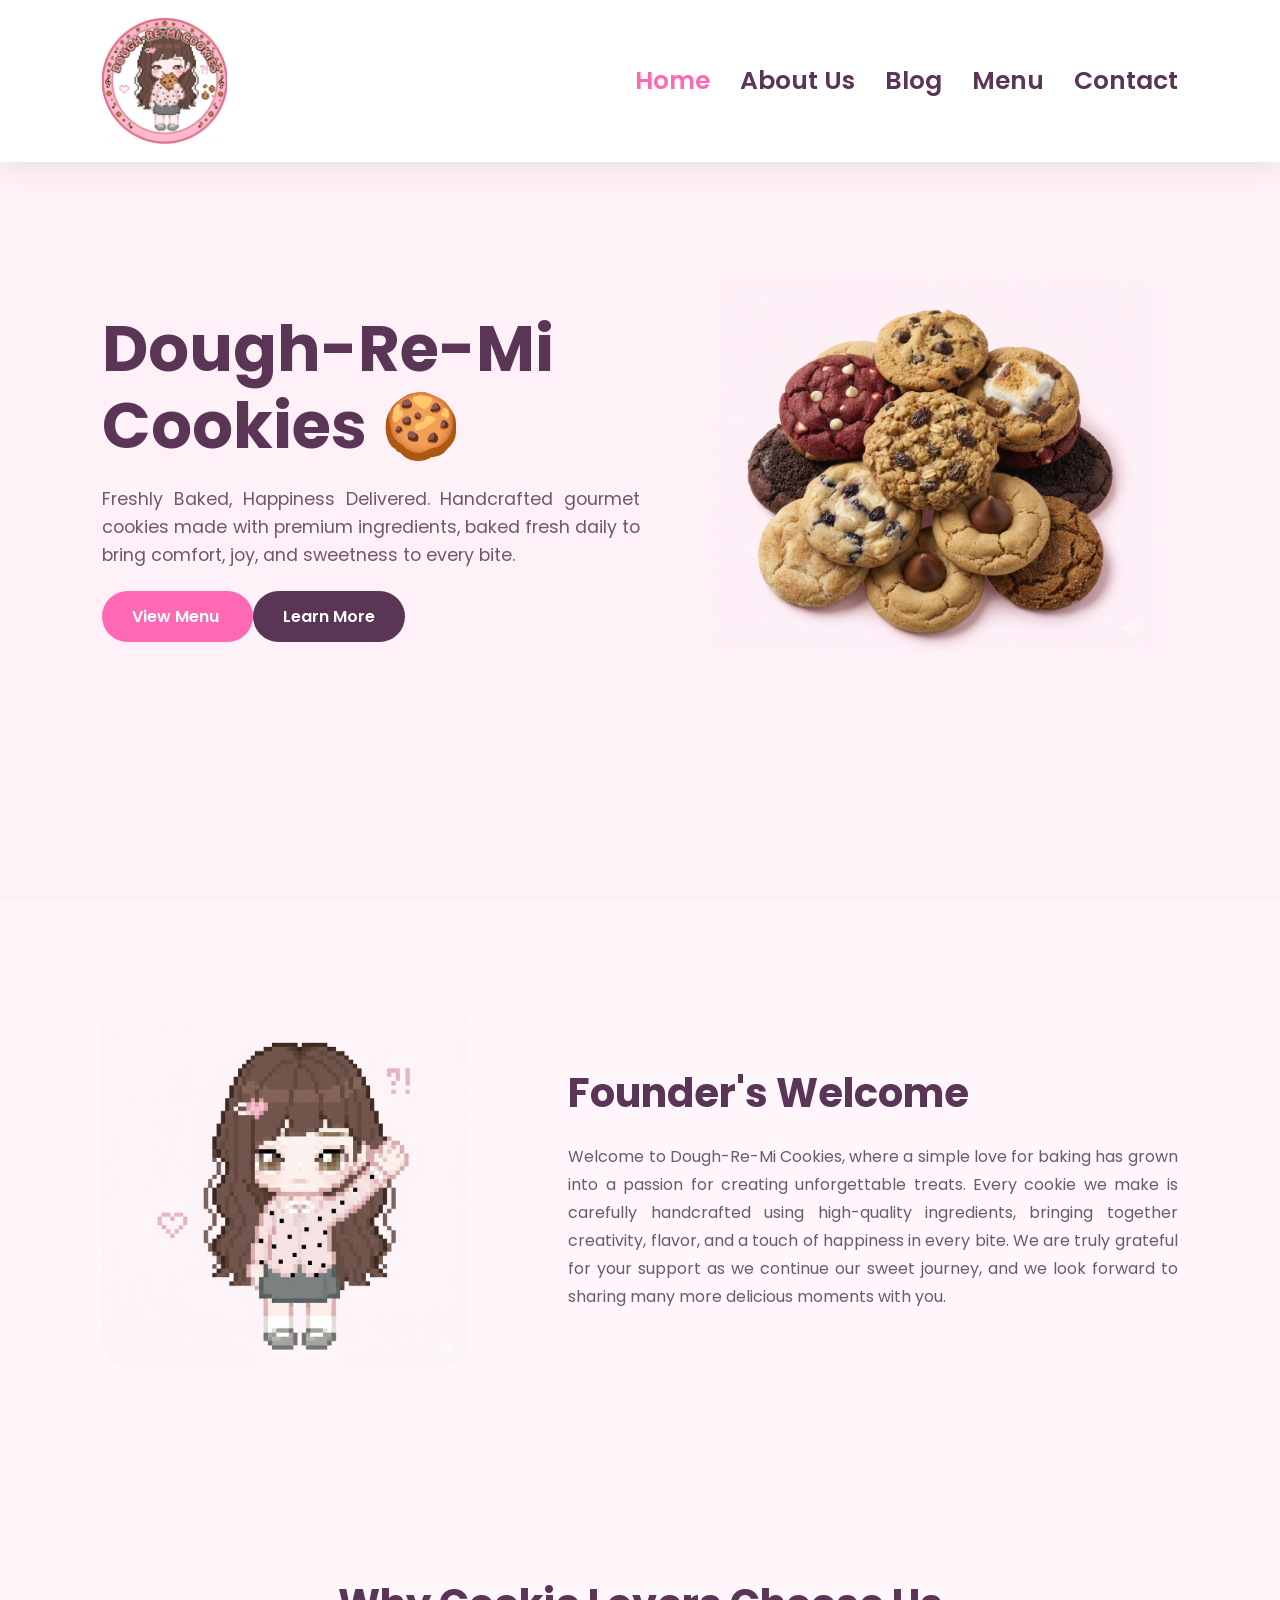
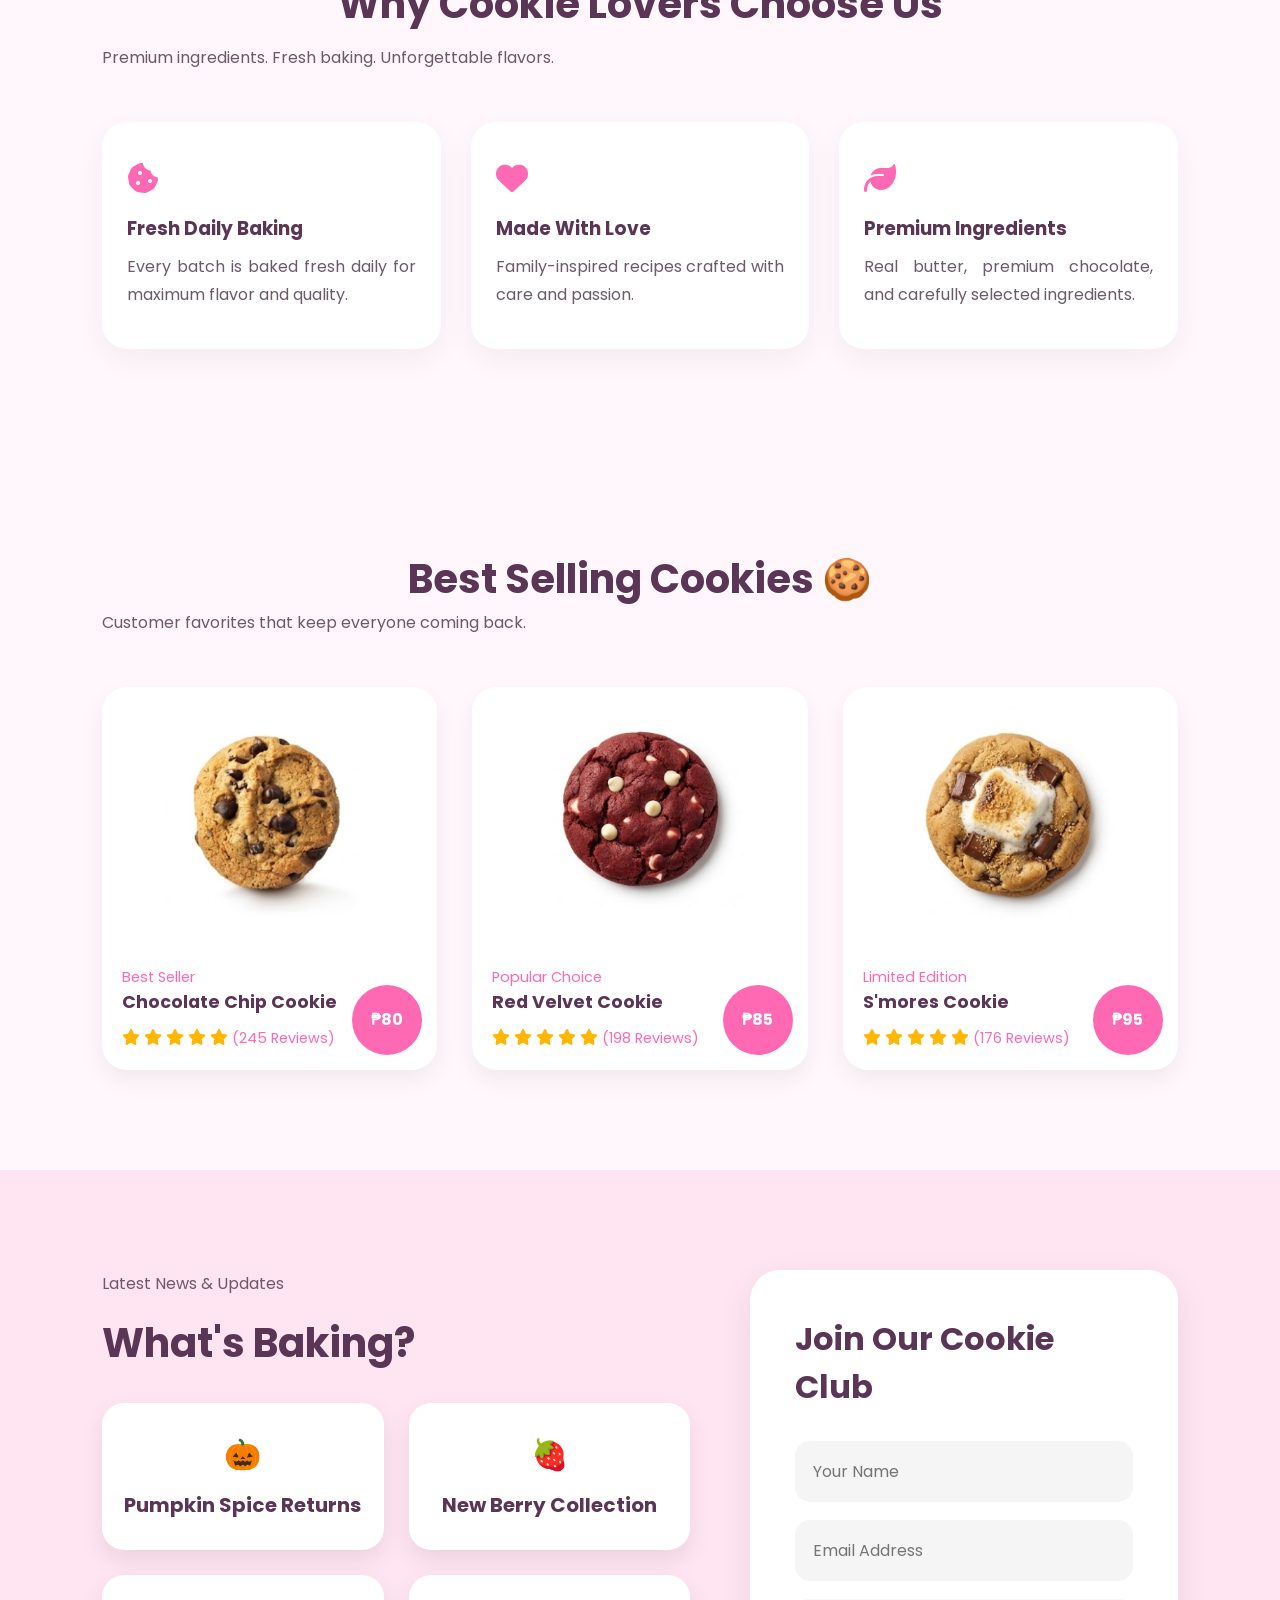
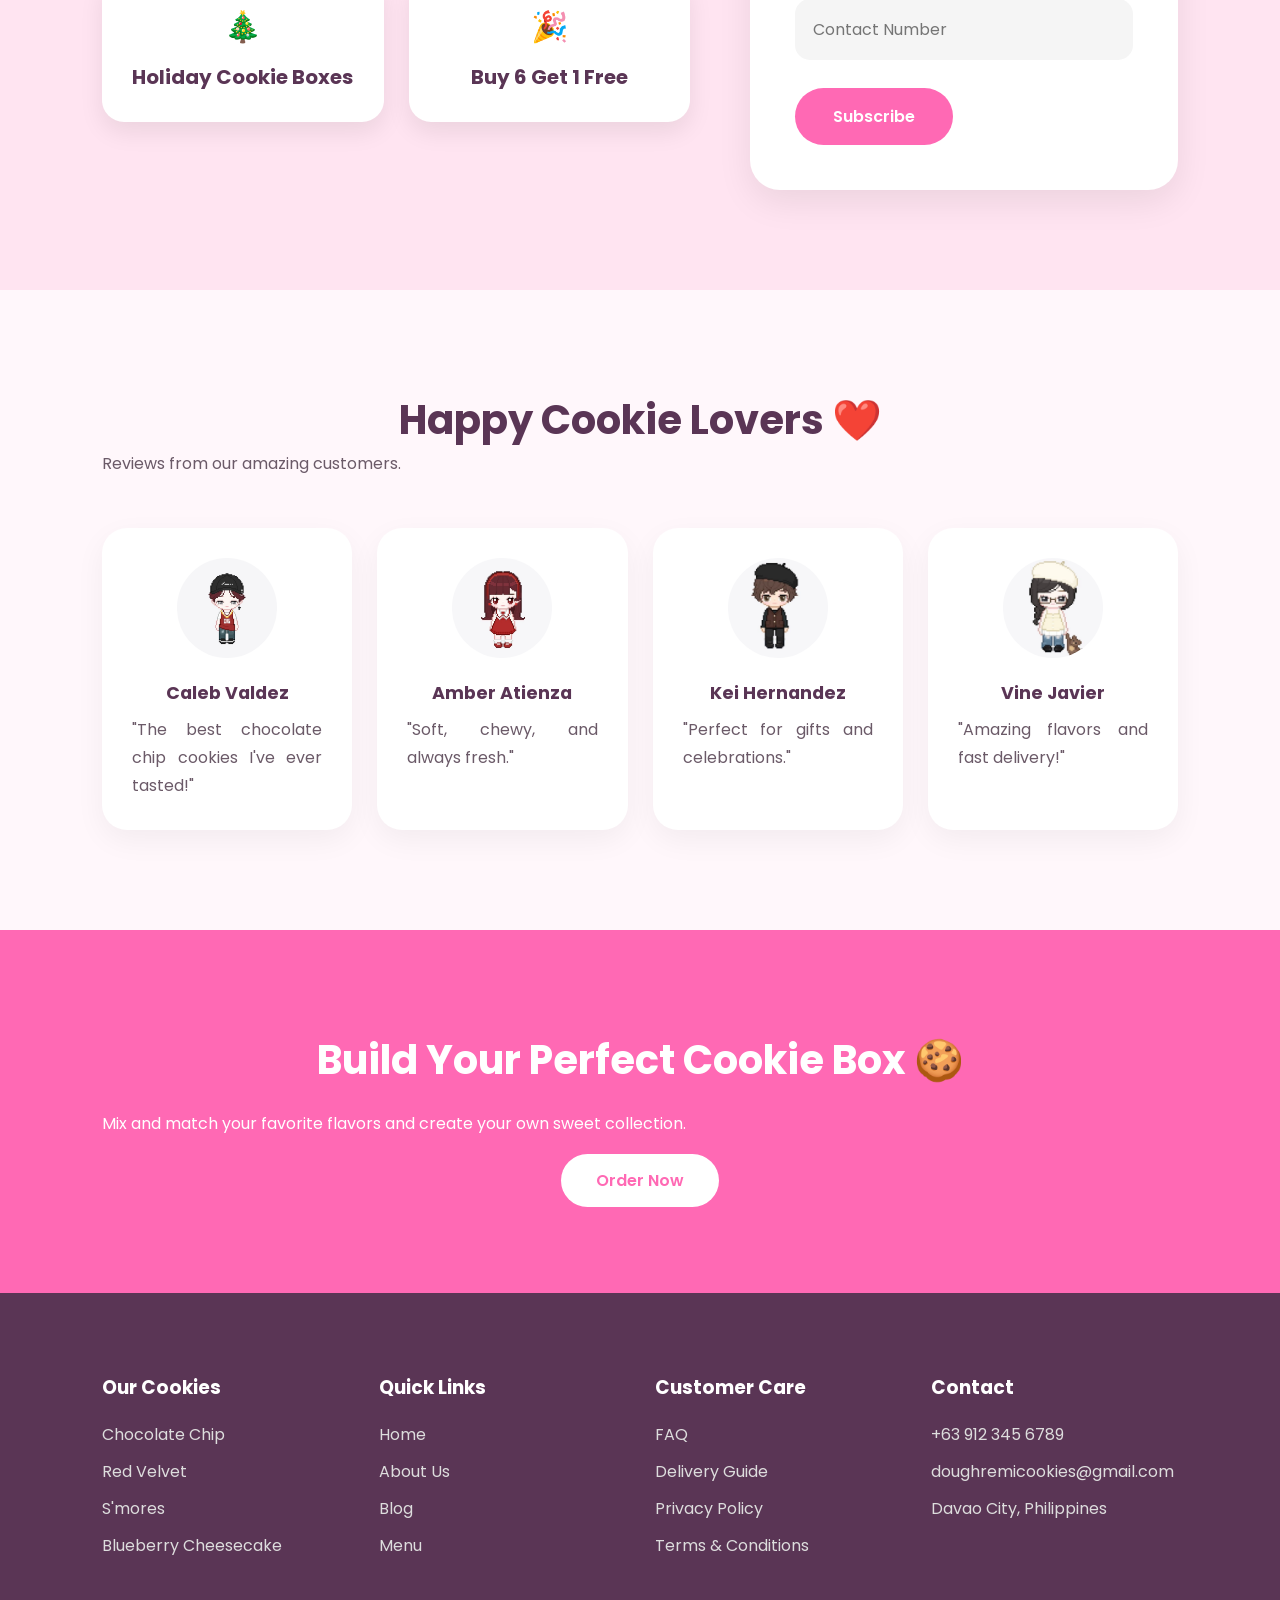
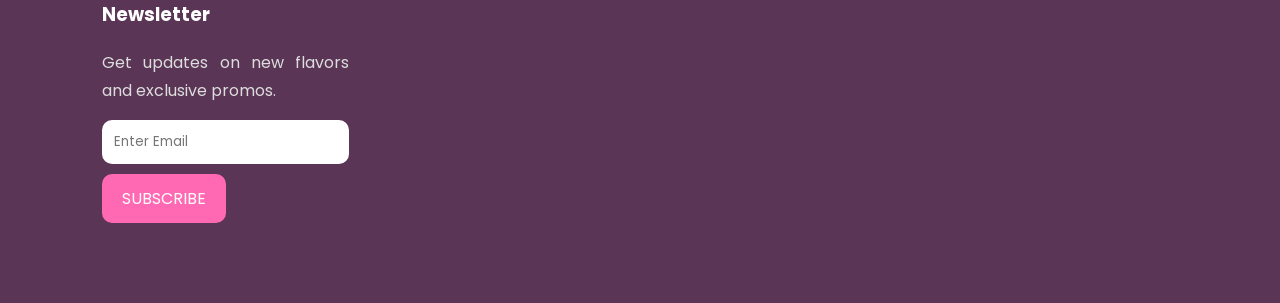
<file: index.html>
<!DOCTYPE html>
<html lang="en">
<head>
    <meta charset="UTF-8">
    <meta name="viewport" content="width=device-width, initial-scale=1.0">
    <title>Dough-Re-Mi Cookies</title>

    <!-- Font Awesome -->
    <link rel="stylesheet" href="https://cdnjs.cloudflare.com/ajax/libs/font-awesome/6.1.1/css/all.min.css">

    <!-- External CSS -->
    <link rel="stylesheet" href="criss style.css">

    <!-- JQuery -->
    <script src="https://code.jquery.com/jquery-3.6.0.min.js"></script>
</head>

<body>

<!-- ==================== NAVIGATION ==================== -->

<header>
    <nav>

        <img src="img/logo.jpg" class="logo" alt="Dough-Re-Mi Cookies">

        <div class="navigation">

            <ul>

                <i id="menu-close" class="fas fa-times"></i>

                <li><a href="index.html"class="active">Home</a></li>
                <li><a href="criss about us.html">About Us</a></li>
                <li><a href="criss blog.html">Blog</a></li>
                <li><a href="criss menu.html">Menu</a></li>
                <li><a href="criss contact.html">Contact</a></li>

            </ul>
            <i id="menu-btn" class="fas fa-bars"></i>

        </div>

    </nav>
</header>

<!-- ==================== HERO SECTION ==================== -->

<section id="home">

    <div class="home-text">

        <h2>
            Dough-Re-Mi Cookies 🍪
        </h2>

        <p>
            Freshly Baked, Happiness Delivered.
            Handcrafted gourmet cookies made with premium ingredients,
            baked fresh daily to bring comfort, joy, and sweetness to every bite.
        </p>

        <div class="btn">

            <a href="criss menu.html" class="yellow">
                View Menu
            </a>

            <a href="criss about us.html" class="blue">
                Learn More
            </a>

        </div>

    </div>

    <!-- RIGHT SIDE IMAGE -->

    <div class="home-image">

        <img src="img/piled-cookies.png" alt="Cookie Collection">

    </div>

</section>
<!-- ==================== FOUNDER WELCOME ==================== -->

<section id="welcome">

    <div class="welcome-container">

        <div class="welcome-image">
            <img src="img/founder.png" alt="">
        </div>

        <div class="welcome-text">

            <h1>Founder's Welcome</h1>

            <p>
                Welcome to Dough-Re-Mi Cookies, where a simple love 
                for baking has grown into a passion for creating 
                unforgettable treats. Every cookie we make is 
                carefully handcrafted using high-quality ingredients, 
                bringing together creativity, flavor, and a touch of 
                happiness in every bite. We are truly grateful for 
                your support as we continue our sweet journey, and we 
                look forward to sharing many more delicious moments with you.
            </p>

        </div>

    </div>

</section>

<!-- ==================== WHY CHOOSE US ==================== -->

<section id="features">

    <h1>Why Cookie Lovers Choose Us</h1>

    <p>
        Premium ingredients. Fresh baking. Unforgettable flavors.
    </p>

    <div class="fea-base">

        <div class="fea-box">

            <i class="fas fa-cookie-bite"></i>

            <h3>Fresh Daily Baking</h3>

            <p>
                Every batch is baked fresh daily
                for maximum flavor and quality.
            </p>

        </div>

        <div class="fea-box">

            <i class="fas fa-heart"></i>

            <h3>Made With Love</h3>

            <p>
                Family-inspired recipes crafted with care
                and passion.
            </p>

        </div>

        <div class="fea-box">

            <i class="fas fa-leaf"></i>

            <h3>Premium Ingredients</h3>

            <p>
                Real butter, premium chocolate,
                and carefully selected ingredients.
            </p>

        </div>

    </div>

</section>

<!-- ==================== BEST SELLERS ==================== -->

<section id="course">

    <h1>Best Selling Cookies 🍪</h1>

    <p>
        Customer favorites that keep everyone coming back.
    </p>

    <div class="course-box">

        <div class="courses">

            <img src="img/1.png" alt="">

            <div class="details">

                <span>Best Seller</span>

                <h6>Chocolate Chip Cookie</h6>

                <div class="star">

                    <i class="fa-solid fa-star"></i>
                    <i class="fa-solid fa-star"></i>
                    <i class="fa-solid fa-star"></i>
                    <i class="fa-solid fa-star"></i>
                    <i class="fa-solid fa-star"></i>

                    <span>(245 Reviews)</span>

                </div>

            </div>

            <div class="cost">₱80</div>

        </div>

        <div class="courses">

            <img src="img/2.png" alt="">

            <div class="details">

                <span>Popular Choice</span>

                <h6>Red Velvet Cookie</h6>

                <div class="star">

                    <i class="fa-solid fa-star"></i>
                    <i class="fa-solid fa-star"></i>
                    <i class="fa-solid fa-star"></i>
                    <i class="fa-solid fa-star"></i>
                    <i class="fa-solid fa-star"></i>

                    <span>(198 Reviews)</span>

                </div>

            </div>

            <div class="cost">₱85</div>

        </div>

        <div class="courses">

            <img src="img/3.png" alt="">

            <div class="details">

                <span>Limited Edition</span>

                <h6>S'mores Cookie</h6>

                <div class="star">

                    <i class="fa-solid fa-star"></i>
                    <i class="fa-solid fa-star"></i>
                    <i class="fa-solid fa-star"></i>
                    <i class="fa-solid fa-star"></i>
                    <i class="fa-solid fa-star"></i>

                    <span>(176 Reviews)</span>

                </div>

            </div>

            <div class="cost">₱95</div>

        </div>

    </div>

</section>

<!-- ==================== WHAT'S BAKING ==================== -->

<section id="registration">

    <!-- LEFT SIDE -->
    <div class="reminder">

        <p>Latest News & Updates</p>

        <h1>What's Baking?</h1>

        <div class="time">

            <!-- CARD 1 -->
            <details class="date-card">

                <summary class="date">
                    <span class="emoji">🎃</span>
                    <h4>Pumpkin Spice Returns</h4>
                </summary>

                <div class="news-info">
                    <p>
                        Our favorite Pumpkin Spice Cookie is back for a limited
                        time! Enjoy warm cinnamon, nutmeg, and pumpkin flavors
                        this season.
                    </p>
                </div>

            </details>

            <!-- CARD 2 -->
            <details class="date-card">

                <summary class="date">
                    <span class="emoji">🍓</span>
                    <h4>New Berry Collection</h4>
                </summary>

                <div class="news-info">
                    <p>
                        Try our newest fruity flavors featuring strawberry,
                        blueberry and raspberry cookies made with real fruit.
                    </p>
                </div>

            </details>

            <!-- CARD 3 -->
            <details class="date-card">

                <summary class="date">
                    <span class="emoji">🎄</span>
                    <h4>Holiday Cookie Boxes</h4>
                </summary>

                <div class="news-info">
                    <p>
                        Surprise your family and friends with our beautifully
                        packaged holiday cookie gift boxes.
                    </p>
                </div>

            </details>

            <!-- CARD 4 -->
            <details class="date-card">

                <summary class="date">
                    <span class="emoji">🎉</span>
                    <h4>Buy 6 Get 1 Free</h4>
                </summary>

                <div class="news-info">
                    <p>
                        Purchase any six cookies and receive one cookie
                        absolutely free for a limited promotional period.
                    </p>
                </div>

            </details>

        </div>

    </div>

    <!-- RIGHT SIDE -->
    <div class="form">

        <h3>Join Our Cookie Club</h3>

        <input type="text" placeholder="Your Name">

        <input type="email" placeholder="Email Address">

        <input type="text" placeholder="Contact Number">

        <div class="btn">
            <a href="#" class="yellow">Subscribe</a>
        </div>

    </div>

</section>

<!-- ==================== REVIEWS ==================== -->

<section id="experts">

    <h1>Happy Cookie Lovers ❤️</h1>

    <p>
        Reviews from our amazing customers.
    </p>

    <div class="expert-box">

        <div class="profile">

            <img src="img/first.jpeg" alt="">

            <h6>Caleb Valdez</h6>

            <p>
                "The best chocolate chip cookies I've ever tasted!"
            </p>

        </div>

        <div class="profile">

            <img src="img/second.jpeg" alt="">

            <h6>Amber Atienza</h6>

            <p>
                "Soft, chewy, and always fresh."
            </p>

        </div>

        <div class="profile">

            <img src="img/third.jpeg" alt="">

            <h6>Kei Hernandez</h6>

            <p>
                "Perfect for gifts and celebrations."
            </p>

        </div>

        <div class="profile">

            <img src="img/fourth.jpeg" alt="">

            <h6>Vine Javier</h6>

            <p>
                "Amazing flavors and fast delivery!"
            </p>

        </div>

    </div>

</section>

<!-- ==================== CTA ==================== -->

<section id="cta">

    <h1>Build Your Perfect Cookie Box 🍪</h1>

    <p>
        Mix and match your favorite flavors and create your own sweet collection.
    </p>

    <a href="criss Menu.html">
        Order Now
    </a>

</section>

<!-- ==================== FOOTER ==================== -->

<footer>

    <div class="footer-col">

        <h3>Our Cookies</h3>

        <li>Chocolate Chip</li>
        <li>Red Velvet</li>
        <li>S'mores</li>
        <li>Blueberry Cheesecake</li>

    </div>

    <div class="footer-col">

        <h3>Quick Links</h3>

        <li>Home</li>
        <li>About Us</li>
        <li>Blog</li>
        <li>Menu</li>

    </div>

    <div class="footer-col">

        <h3>Customer Care</h3>

        <li>FAQ</li>
        <li>Delivery Guide</li>
        <li>Privacy Policy</li>
        <li>Terms & Conditions</li>

    </div>

    <div class="footer-col">

        <h3>Contact</h3>

        <li>+63 912 345 6789</li>
        <li>doughremicookies@gmail.com</li>
        <li>Davao City, Philippines</li>

    </div>

    <div class="footer-col">

        <h3>Newsletter</h3>

        <p>
            Get updates on new flavors and exclusive promos.
        </p>

        <div class="subscribe">

            <input type="email" placeholder="Enter Email">

            <a href="#" class="yellow">
                SUBSCRIBE
            </a>

        </div>

    </div>

</footer>

<!-- ==================== MENU SCRIPT ==================== -->

<script>

$('#menu-btn').click(function(){
    $('nav .navigation ul').addClass('active')
});

$('#menu-close').click(function(){
    $('nav .navigation ul').removeClass('active')
});

</script>

</body>
</html>
</file>
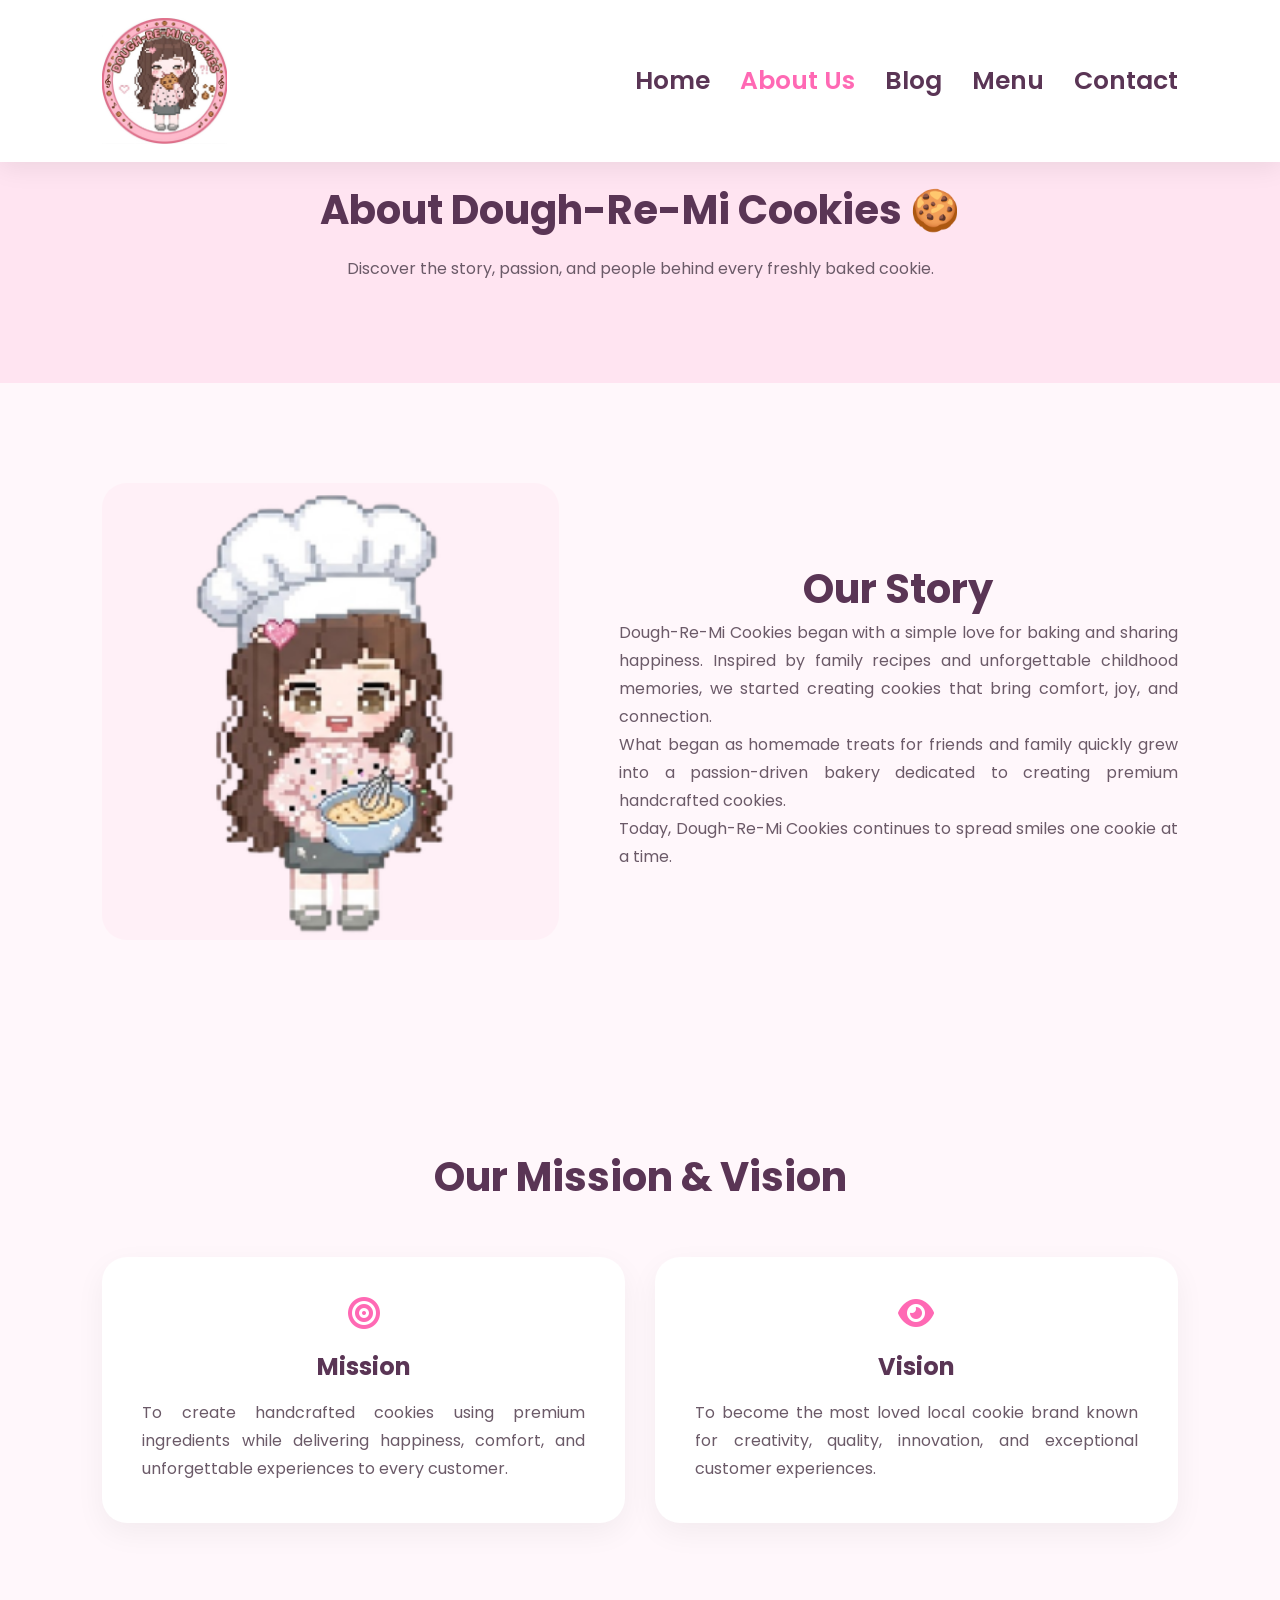
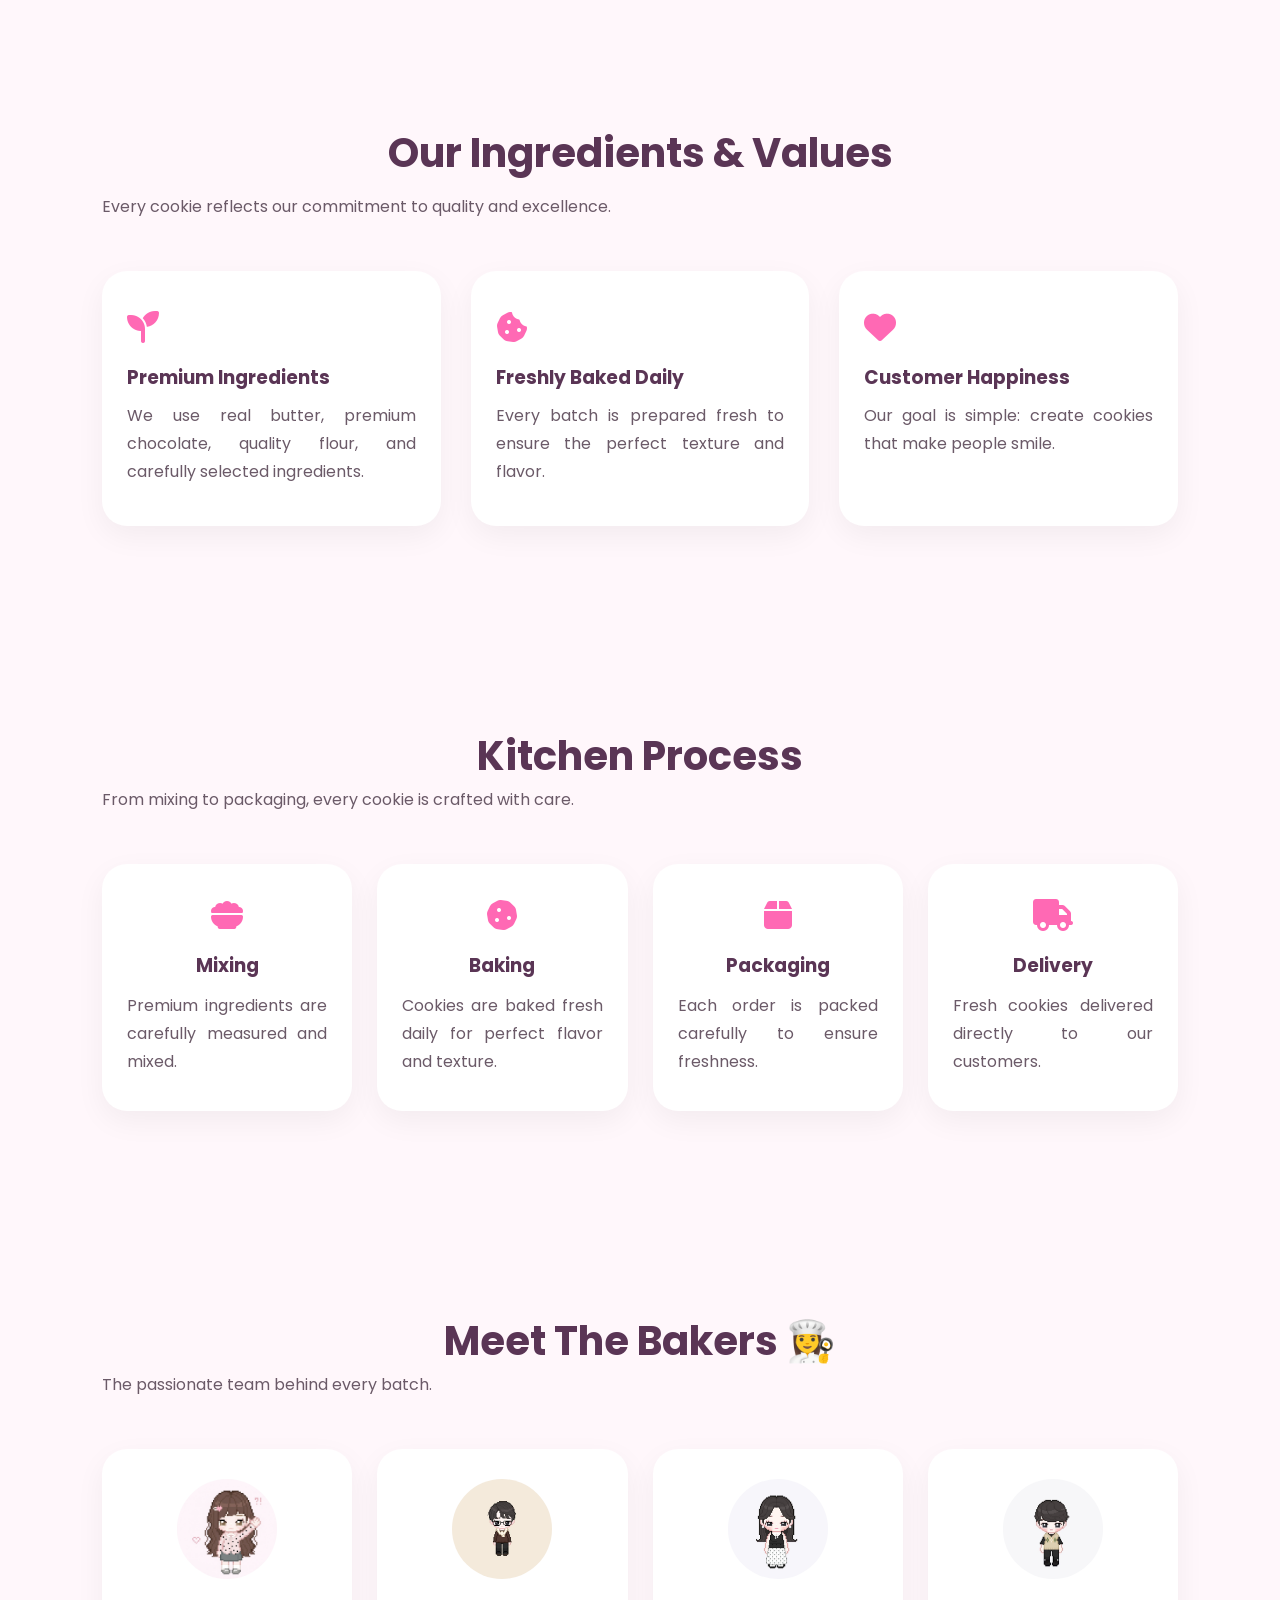
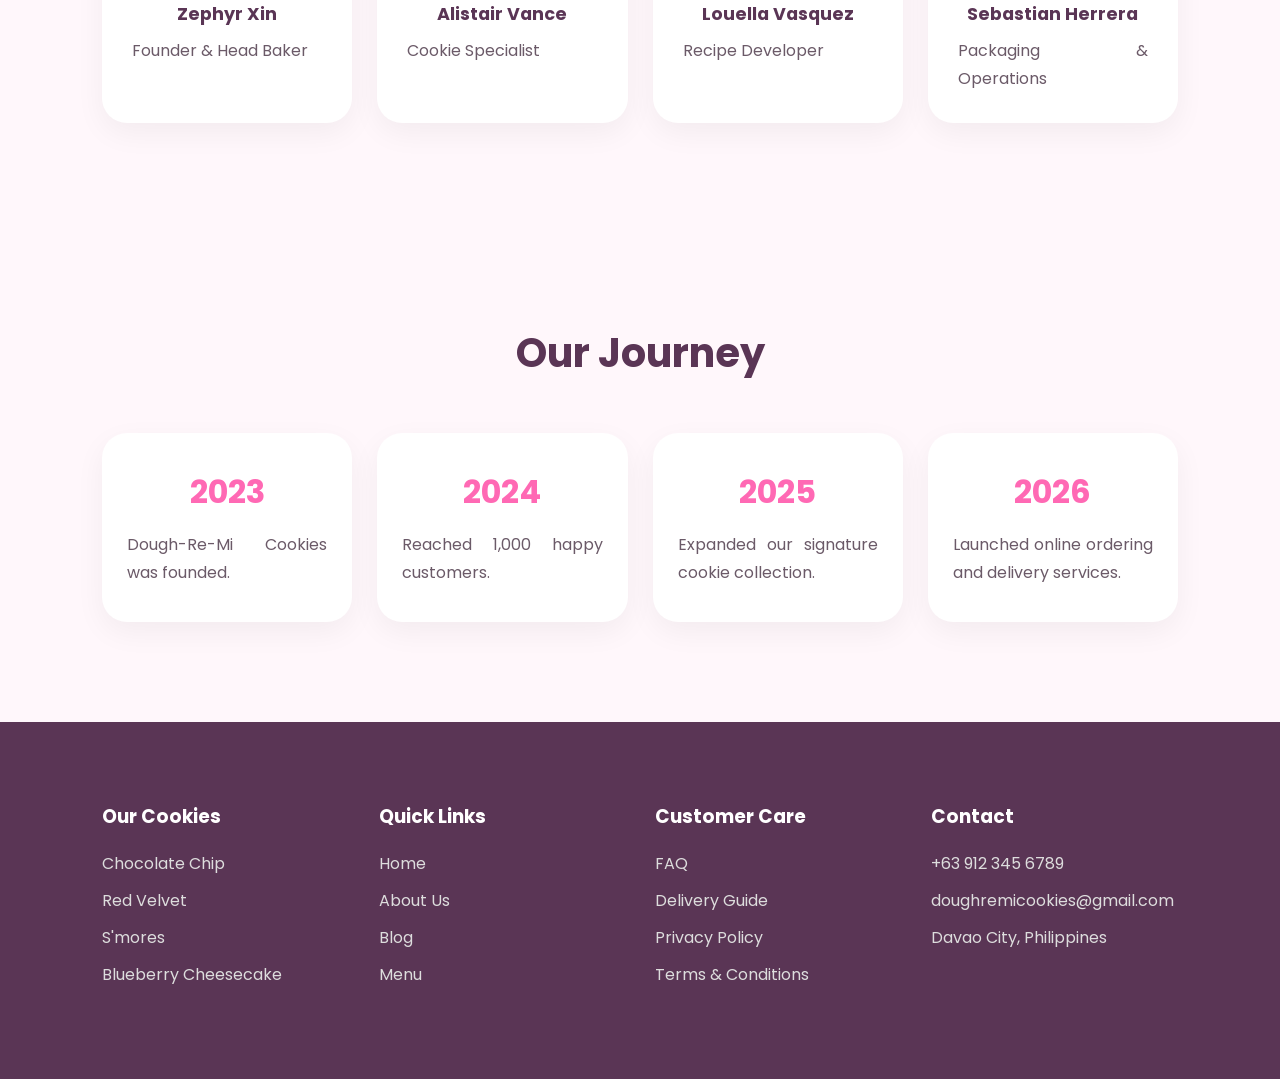
<file: criss about us.html>
<!DOCTYPE html>
<html lang="en">
<head>
    <meta charset="UTF-8">
    <meta name="viewport" content="width=device-width, initial-scale=1.0">
    <title>About Us | Dough-Re-Mi Cookies</title>

    <link rel="stylesheet" href="https://cdnjs.cloudflare.com/ajax/libs/font-awesome/6.1.1/css/all.min.css">
    <link rel="stylesheet" href="criss style.css">

    <script src="https://code.jquery.com/jquery-3.6.0.min.js"></script>
</head>

<body>

<!-- ==================== NAVIGATION ==================== -->

<header>
    <nav>

        <img src="img/logo.jpg" class="logo" alt="">

        <div class="navigation">

            <ul>

                <i id="menu-close" class="fas fa-times"></i>

                <li><a href="index.html">Home</a></li>
                <li><a href="criss about us.html"class="active">About Us</a></li>
                <li><a href="criss blog.html">Blog</a></li>
                <li><a href="criss menu.html">Menu</a></li>
                <li><a href="criss contact.html">Contact</a></li>

            </ul>

            <i id="menu-btn" class="fas fa-bars"></i>

        </div>

    </nav>
</header>

<!-- ==================== PAGE HEADER ==================== -->

<section id="page-header">

    <h1>About Dough-Re-Mi Cookies 🍪</h1>

    <p>
        Discover the story, passion, and people behind every freshly baked cookie.
    </p>

</section>

<!-- ==================== OUR STORY ==================== -->

<section id="about-story">

    <div class="about-container">

        <div class="about-image">
            <img src="img/kyotsi.png" alt="">
        </div>

        <div class="about-text">

            <h1>Our Story</h1>

            <p>
                Dough-Re-Mi Cookies began with a simple love for baking and sharing happiness.
                Inspired by family recipes and unforgettable childhood memories,
                we started creating cookies that bring comfort, joy, and connection.
            </p>

            <p>
                What began as homemade treats for friends and family quickly grew
                into a passion-driven bakery dedicated to creating premium handcrafted cookies.
            </p>

            <p>
                Today, Dough-Re-Mi Cookies continues to spread smiles one cookie at a time.
            </p>

        </div>

    </div>

</section>

<!-- ==================== MISSION & VISION ==================== -->

<section id="mission-vision">

    <h1>Our Mission & Vision</h1>

    <div class="mv-container">

        <div class="mv-card">

            <i class="fas fa-bullseye"></i>

            <h2>Mission</h2>

            <p>
                To create handcrafted cookies using premium ingredients while delivering
                happiness, comfort, and unforgettable experiences to every customer.
            </p>

        </div>

        <div class="mv-card">

            <i class="fas fa-eye"></i>

            <h2>Vision</h2>

            <p>
                To become the most loved local cookie brand known for creativity,
                quality, innovation, and exceptional customer experiences.
            </p>

        </div>

    </div>

</section>

<!-- ==================== OUR VALUES ==================== -->

<section id="features">

    <h1>Our Ingredients & Values</h1>

    <p>
        Every cookie reflects our commitment to quality and excellence.
    </p>

    <div class="fea-base">

        <div class="fea-box">

            <i class="fas fa-seedling"></i>

            <h3>Premium Ingredients</h3>

            <p>
                We use real butter, premium chocolate,
                quality flour, and carefully selected ingredients.
            </p>

        </div>

        <div class="fea-box">

            <i class="fas fa-cookie-bite"></i>

            <h3>Freshly Baked Daily</h3>

            <p>
                Every batch is prepared fresh to ensure
                the perfect texture and flavor.
            </p>

        </div>

        <div class="fea-box">

            <i class="fas fa-heart"></i>

            <h3>Customer Happiness</h3>

            <p>
                Our goal is simple:
                create cookies that make people smile.
            </p>

        </div>

    </div>

</section>

<!-- ==================== KITCHEN PROCESS ==================== -->

<section id="process">

    <h1>Kitchen Process</h1>

    <p>
        From mixing to packaging, every cookie is crafted with care.
    </p>

    <div class="process-container">

        <div class="process-card">
            <i class="fas fa-bowl-food"></i>
            <h3>Mixing</h3>
            <p>Premium ingredients are carefully measured and mixed.</p>
        </div>

        <div class="process-card">
            <i class="fas fa-cookie"></i>
            <h3>Baking</h3>
            <p>Cookies are baked fresh daily for perfect flavor and texture.</p>
        </div>

        <div class="process-card">
            <i class="fas fa-box"></i>
            <h3>Packaging</h3>
            <p>Each order is packed carefully to ensure freshness.</p>
        </div>

        <div class="process-card">
            <i class="fas fa-truck"></i>
            <h3>Delivery</h3>
            <p>Fresh cookies delivered directly to our customers.</p>
        </div>

    </div>

</section>

<!-- ==================== MEET THE BAKERS ==================== -->

<section id="experts">

    <h1>Meet The Bakers 👩‍🍳</h1>

    <p>
        The passionate team behind every batch.
    </p>

    <div class="expert-box">

        <div class="profile">

            <img src="img/founder.png" alt="">

            <h6>Zephyr Xin</h6>

            <p>Founder & Head Baker</p>

        </div>

        <div class="profile">

            <img src="img/c.jpeg" alt="">

            <h6>Alistair Vance</h6>

            <p>Cookie Specialist</p>

        </div>

        <div class="profile">

            <img src="img/b.jpeg" alt="">

            <h6>Louella Vasquez</h6>

            <p>Recipe Developer</p>

        </div>

        <div class="profile">

            <img src="img/d.jpeg" alt="">

            <h6>Sebastian Herrera</h6>

            <p>Packaging & Operations</p>

        </div>

    </div>

</section>

<!-- ==================== MILESTONES ==================== -->

<section id="milestones">

    <h1>Our Journey</h1>

    <div class="milestone-container">

        <div class="milestone-card">
            <h2>2023</h2>
            <p>Dough-Re-Mi Cookies was founded.</p>
        </div>

        <div class="milestone-card">
            <h2>2024</h2>
            <p>Reached 1,000 happy customers.</p>
        </div>

        <div class="milestone-card">
            <h2>2025</h2>
            <p>Expanded our signature cookie collection.</p>
        </div>

        <div class="milestone-card">
            <h2>2026</h2>
            <p>Launched online ordering and delivery services.</p>
        </div>

    </div>

</section>

<!-- ==================== FOOTER ==================== -->

<footer>

    <div class="footer-col">

        <h3>Our Cookies</h3>

        <li>Chocolate Chip</li>
        <li>Red Velvet</li>
        <li>S'mores</li>
        <li>Blueberry Cheesecake</li>

    </div>

    <div class="footer-col">

        <h3>Quick Links</h3>

        <li>Home</li>
        <li>About Us</li>
        <li>Blog</li>
        <li>Menu</li>

    </div>

    <div class="footer-col">

        <h3>Customer Care</h3>

        <li>FAQ</li>
        <li>Delivery Guide</li>
        <li>Privacy Policy</li>
        <li>Terms & Conditions</li>

    </div>

    <div class="footer-col">

        <h3>Contact</h3>

        <li>+63 912 345 6789</li>
        <li>doughremicookies@gmail.com</li>
        <li>Davao City, Philippines</li>

    </div>

</footer>

<script>

$('#menu-btn').click(function(){
    $('nav .navigation ul').addClass('active')
});

$('#menu-close').click(function(){
    $('nav .navigation ul').removeClass('active')
});

</script>

</body>
</html>
</file>
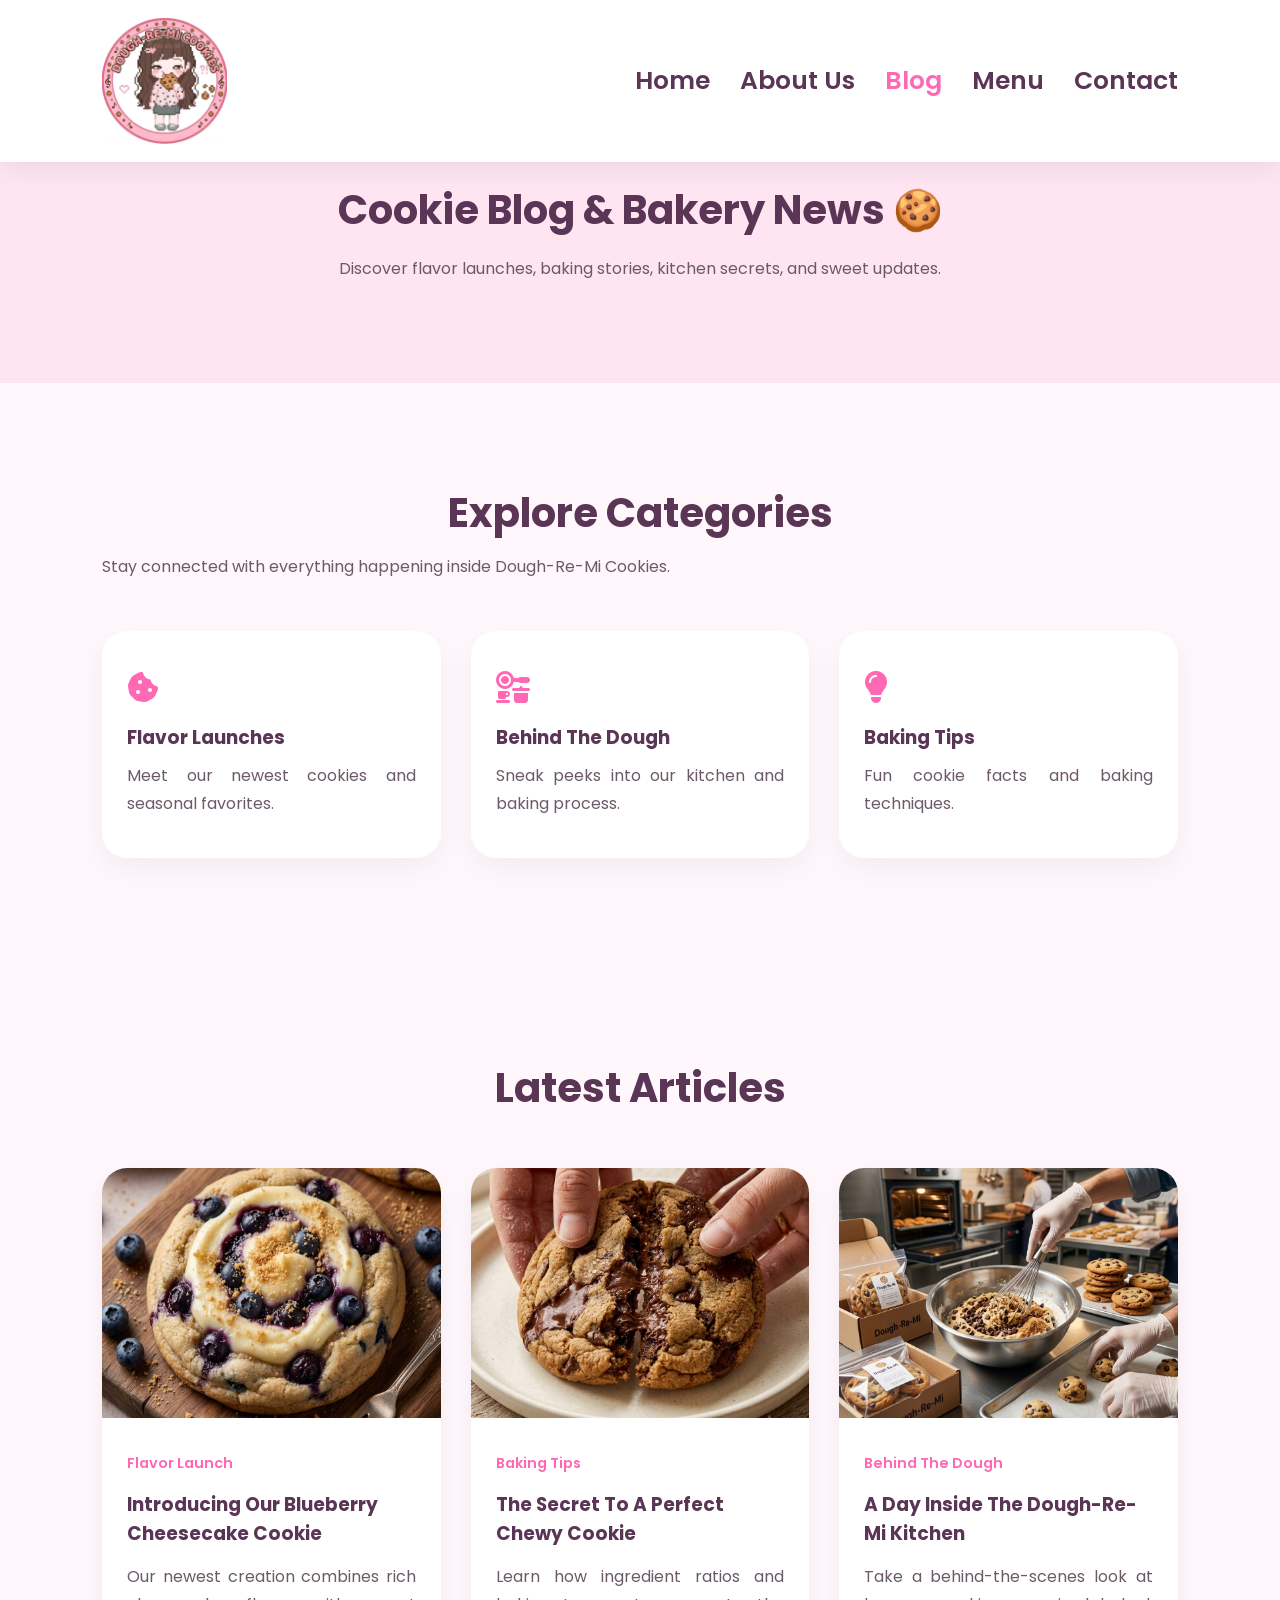
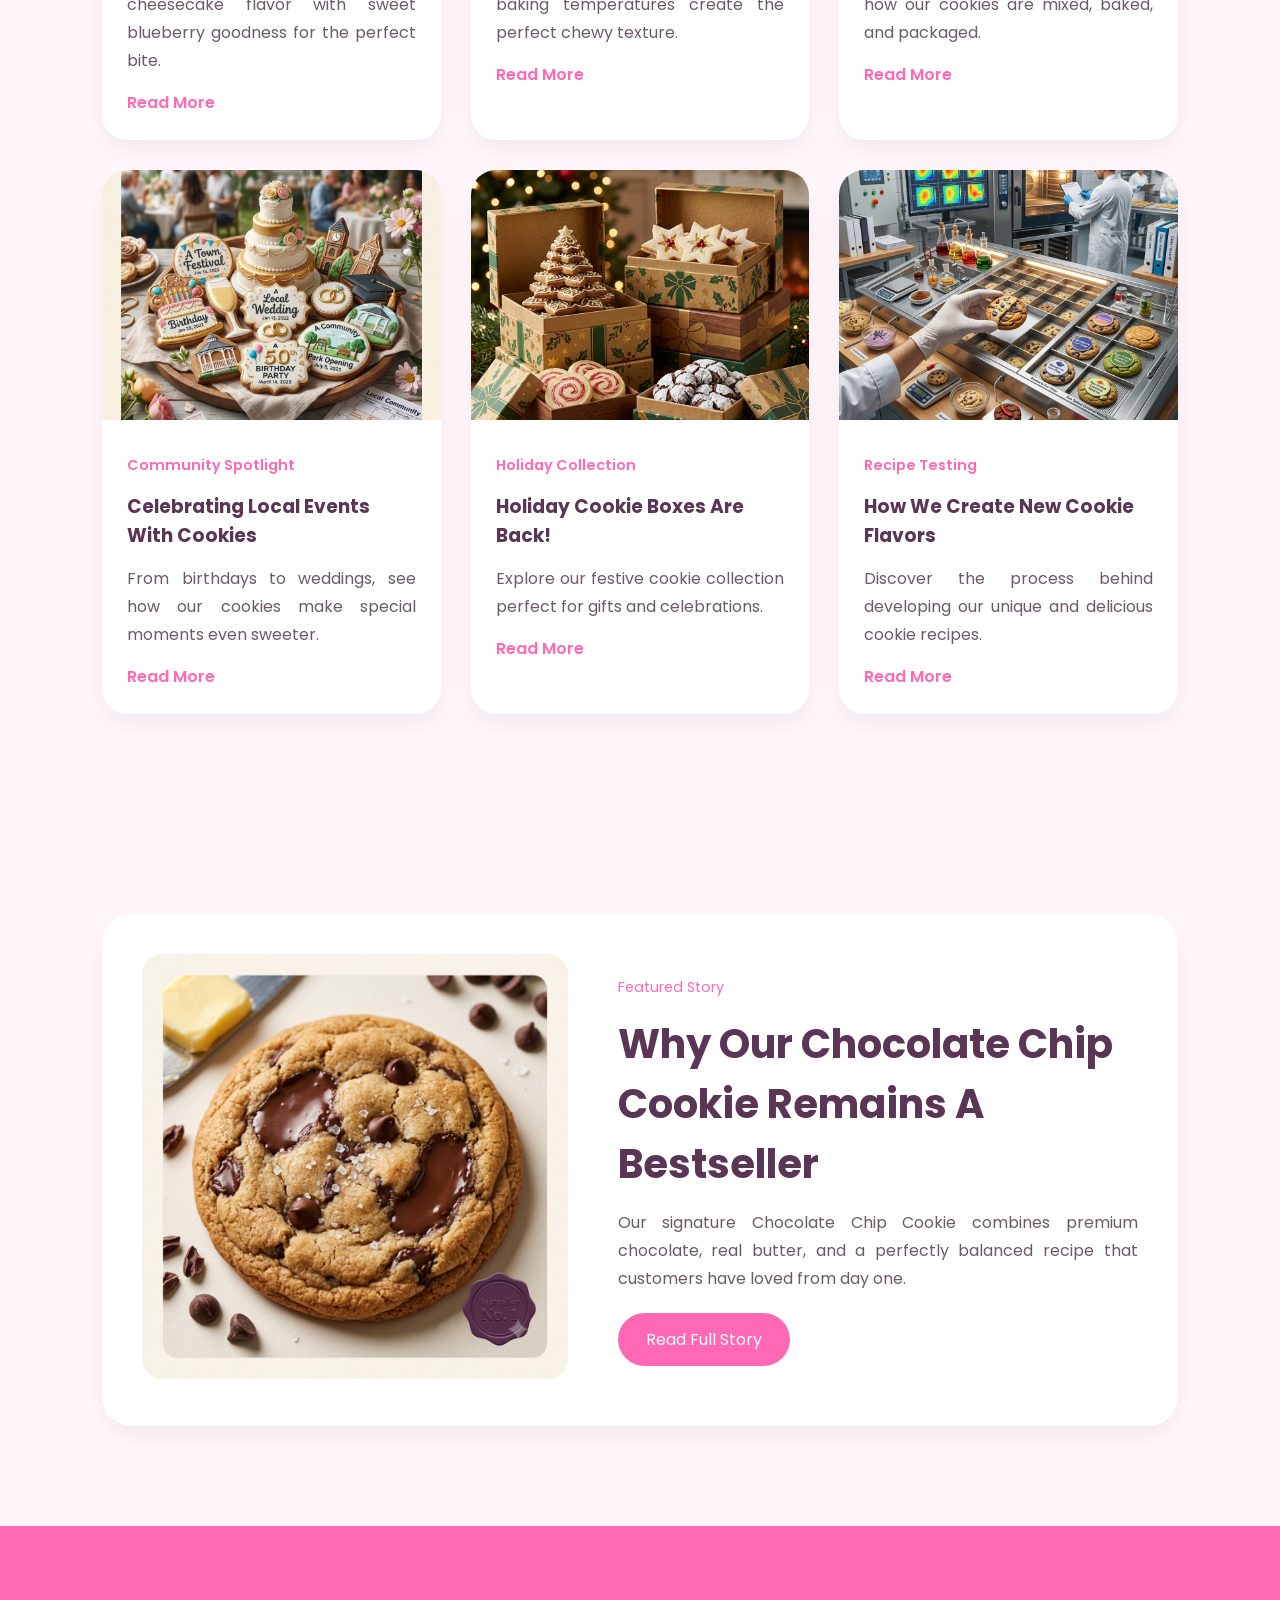
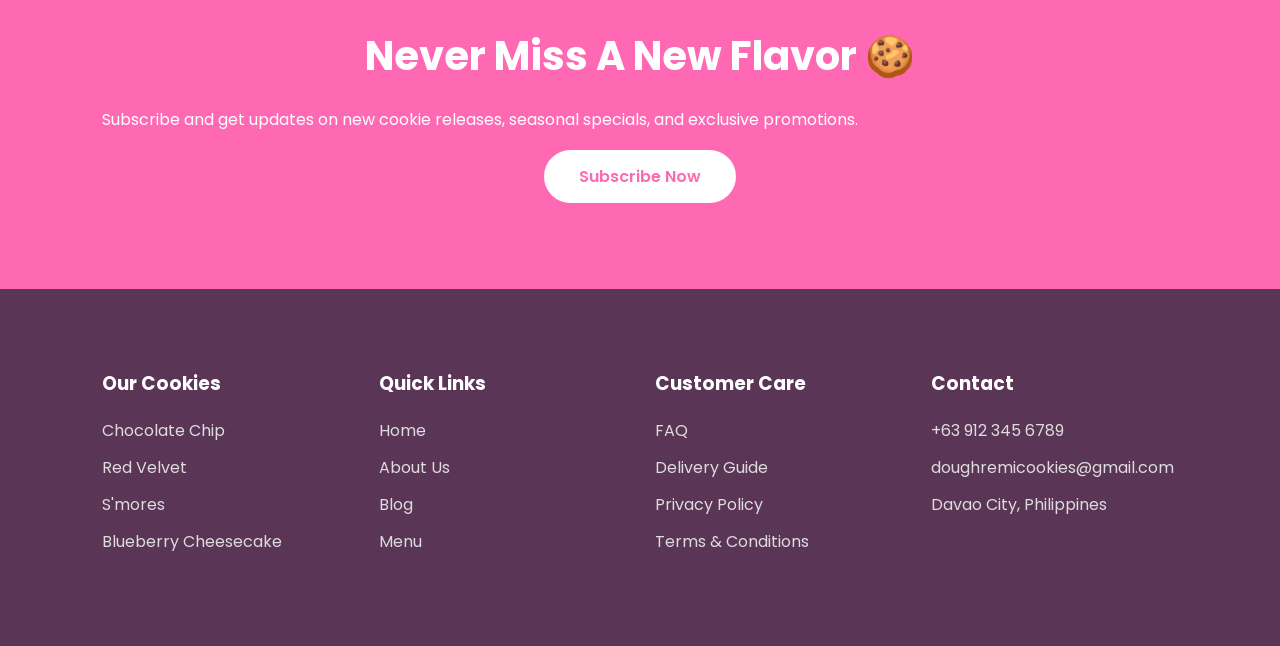
<file: criss blog.html>
<!DOCTYPE html>
<html lang="en">
<head>
    <meta charset="UTF-8">
    <meta name="viewport" content="width=device-width, initial-scale=1.0">
    <title>Cookie Blog | Dough-Re-Mi Cookies</title>

    <link rel="stylesheet" href="https://cdnjs.cloudflare.com/ajax/libs/font-awesome/6.1.1/css/all.min.css">
    <link rel="stylesheet" href="criss style.css">

    <script src="https://code.jquery.com/jquery-3.6.0.min.js"></script>
</head>

<body>

<!-- ==================== NAVIGATION ==================== -->

<header>
    <nav>

        <img src="img/logo.jpg" class="logo" alt="">

        <div class="navigation">

             <ul>

                <i id="menu-close" class="fas fa-times"></i>

                <li><a href="index.html">Home</a></li>
                <li><a href="criss about us.html">About Us</a></li>
                <li><a href="criss blog.html"class="active">Blog</a></li>
                <li><a href="criss menu.html">Menu</a></li>
                <li><a href="criss contact.html">Contact</a></li>

            </ul>

            <i id="menu-btn" class="fas fa-bars"></i>

        </div>

    </nav>
</header>

<!-- ==================== PAGE HEADER ==================== -->

<section id="page-header">

    <h1>Cookie Blog & Bakery News 🍪</h1>

    <p>
        Discover flavor launches, baking stories, kitchen secrets, and sweet updates.
    </p>

</section>

<!-- ==================== BLOG CATEGORIES ==================== -->

<section id="features">

    <h1>Explore Categories</h1>

    <p>
        Stay connected with everything happening inside Dough-Re-Mi Cookies.
    </p>

    <div class="fea-base">

        <div class="fea-box">
            <i class="fas fa-cookie-bite"></i>
            <h3>Flavor Launches</h3>
            <p>
                Meet our newest cookies and seasonal favorites.
            </p>
        </div>

        <div class="fea-box">
            <i class="fas fa-kitchen-set"></i>
            <h3>Behind The Dough</h3>
            <p>
                Sneak peeks into our kitchen and baking process.
            </p>
        </div>

        <div class="fea-box">
            <i class="fas fa-lightbulb"></i>
            <h3>Baking Tips</h3>
            <p>
                Fun cookie facts and baking techniques.
            </p>
        </div>

    </div>

</section>

<!-- ==================== BLOG POSTS ==================== -->

<section id="blog-section">

    <h1>Latest Articles</h1>

    <div class="blog-container">

        <!-- BLOG 1 -->

        <div class="blog-card">

            <img src="img/blog1.png" alt="">

            <div class="blog-content">

                <span>Flavor Launch</span>

                <h3>
                    Introducing Our Blueberry Cheesecake Cookie
                </h3>

                <p>
                    Our newest creation combines rich cheesecake flavor
                    with sweet blueberry goodness for the perfect bite.
                </p>

                <a href="#">Read More</a>

            </div>

        </div>

        <!-- BLOG 2 -->

        <div class="blog-card">

            <img src="img/blog2.png" alt="">

            <div class="blog-content">

                <span>Baking Tips</span>

                <h3>
                    The Secret To A Perfect Chewy Cookie
                </h3>

                <p>
                    Learn how ingredient ratios and baking temperatures
                    create the perfect chewy texture.
                </p>

                <a href="#">Read More</a>

            </div>

        </div>

        <!-- BLOG 3 -->

        <div class="blog-card">

            <img src="img/blog3.png" alt="">

            <div class="blog-content">

                <span>Behind The Dough</span>

                <h3>
                    A Day Inside The Dough-Re-Mi Kitchen
                </h3>

                <p>
                    Take a behind-the-scenes look at how our cookies
                    are mixed, baked, and packaged.
                </p>

                <a href="#">Read More</a>

            </div>

        </div>

        <!-- BLOG 4 -->

        <div class="blog-card">

            <img src="img/blog4.png" alt="">

            <div class="blog-content">

                <span>Community Spotlight</span>

                <h3>
                    Celebrating Local Events With Cookies
                </h3>

                <p>
                    From birthdays to weddings, see how our cookies
                    make special moments even sweeter.
                </p>

                <a href="#">Read More</a>

            </div>

        </div>

        <!-- BLOG 5 -->

        <div class="blog-card">

            <img src="img/blog5.png" alt="">

            <div class="blog-content">

                <span>Holiday Collection</span>

                <h3>
                    Holiday Cookie Boxes Are Back!
                </h3>

                <p>
                    Explore our festive cookie collection perfect
                    for gifts and celebrations.
                </p>

                <a href="#">Read More</a>

            </div>

        </div>

        <!-- BLOG 6 -->

        <div class="blog-card">

            <img src="img/blog6.png" alt="">

            <div class="blog-content">

                <span>Recipe Testing</span>

                <h3>
                    How We Create New Cookie Flavors
                </h3>

                <p>
                    Discover the process behind developing our
                    unique and delicious cookie recipes.
                </p>

                <a href="#">Read More</a>

            </div>

        </div>

    </div>

</section>

<!-- ==================== FEATURED STORY ==================== -->

<section id="featured-blog">

    <div class="featured-container">

        <div class="featured-image">

            <img src="img/featured-blog.png" alt="">

        </div>

        <div class="featured-text">

            <span>Featured Story</span>

            <h1>
                Why Our Chocolate Chip Cookie Remains A Bestseller
            </h1>

            <p>
                Our signature Chocolate Chip Cookie combines premium chocolate,
                real butter, and a perfectly balanced recipe that customers
                have loved from day one.
            </p>

            <a href="#">
                Read Full Story
            </a>

        </div>

    </div>

</section>

<!-- ==================== NEWSLETTER ==================== -->

<section id="cta">

    <h1>Never Miss A New Flavor 🍪</h1>

    <p>
        Subscribe and get updates on new cookie releases,
        seasonal specials, and exclusive promotions.
    </p>

    <a href="#">
        Subscribe Now
    </a>

</section>

<!-- ==================== FOOTER ==================== -->

<footer>

    <div class="footer-col">

        <h3>Our Cookies</h3>

        <li>Chocolate Chip</li>
        <li>Red Velvet</li>
        <li>S'mores</li>
        <li>Blueberry Cheesecake</li>

    </div>

    <div class="footer-col">

        <h3>Quick Links</h3>

        <li>Home</li>
        <li>About Us</li>
        <li>Blog</li>
        <li>Menu</li>

    </div>

    <div class="footer-col">

        <h3>Customer Care</h3>

        <li>FAQ</li>
        <li>Delivery Guide</li>
        <li>Privacy Policy</li>
        <li>Terms & Conditions</li>

    </div>

    <div class="footer-col">

        <h3>Contact</h3>

        <li>+63 912 345 6789</li>
        <li>doughremicookies@gmail.com</li>
        <li>Davao City, Philippines</li>

    </div>

</footer>

<script>

$('#menu-btn').click(function(){
    $('nav .navigation ul').addClass('active')
});

$('#menu-close').click(function(){
    $('nav .navigation ul').removeClass('active')
});

</script>

</body>
</html>
</file>
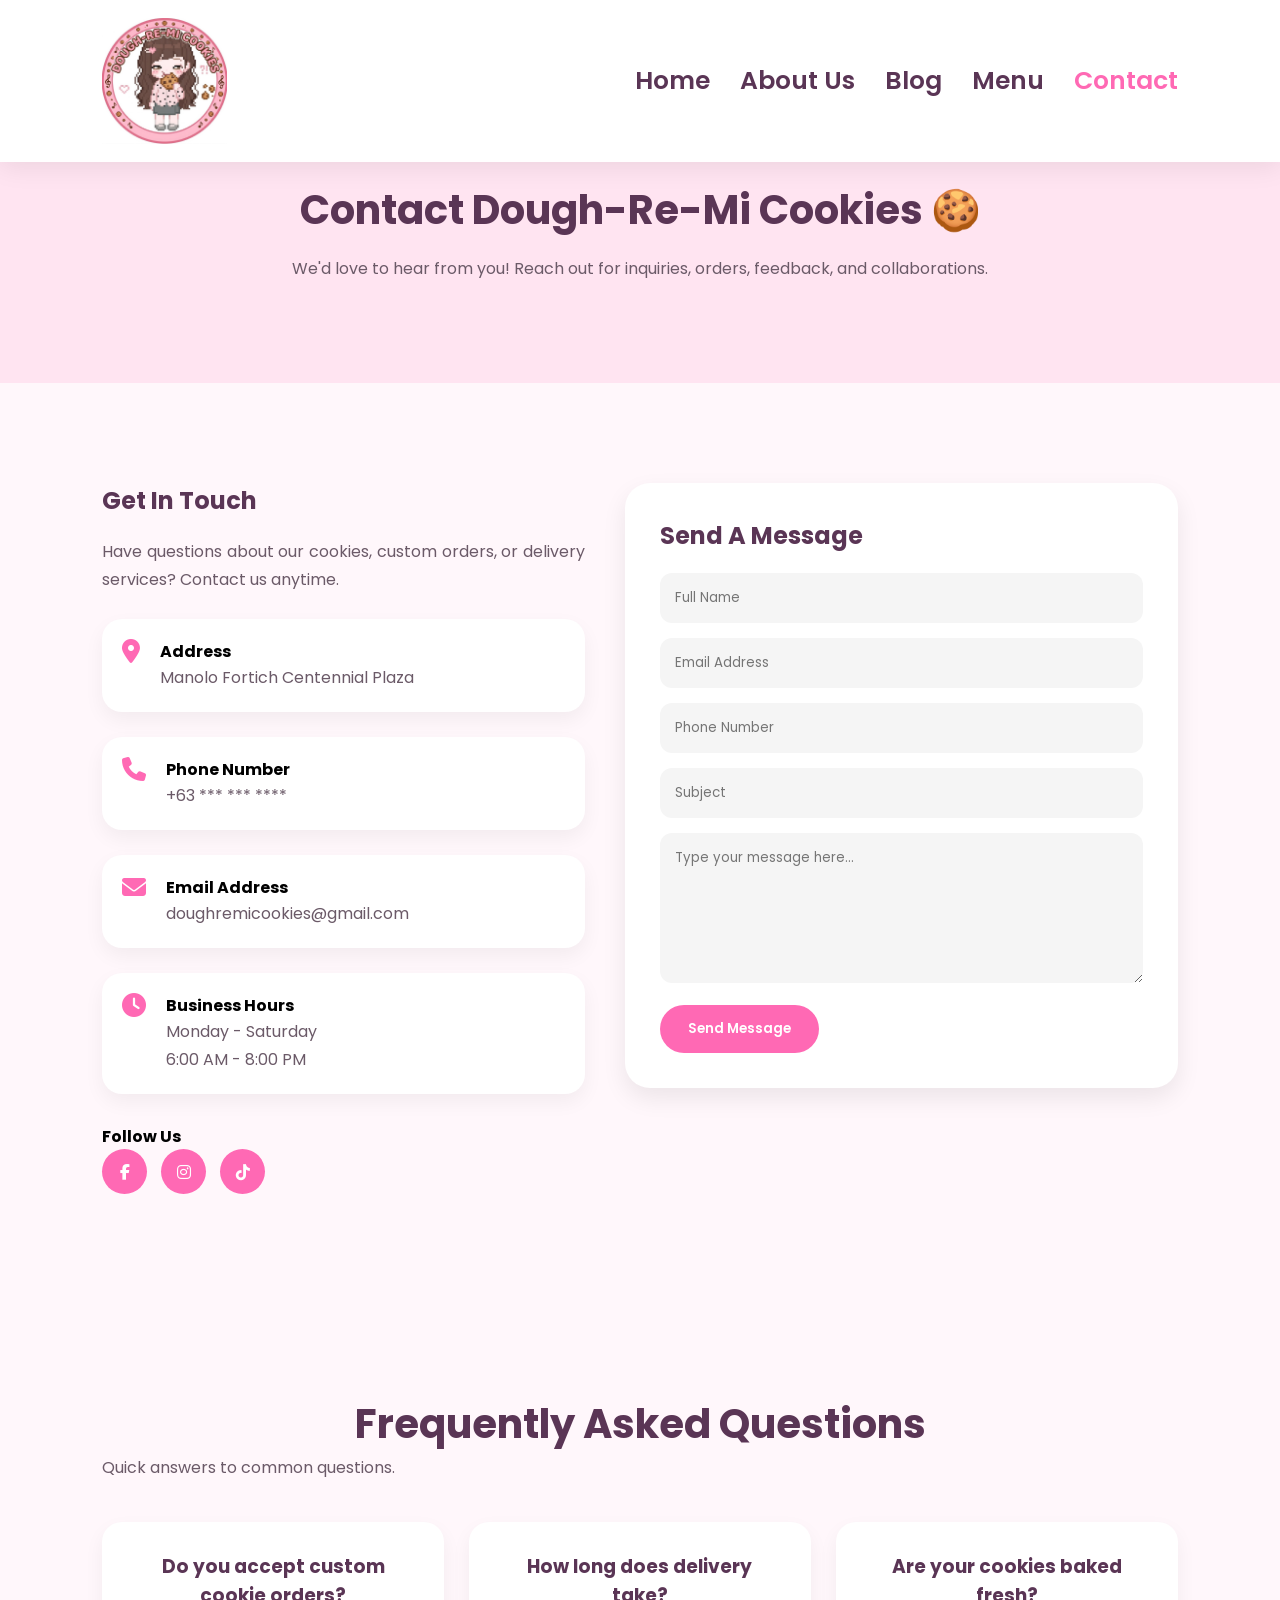
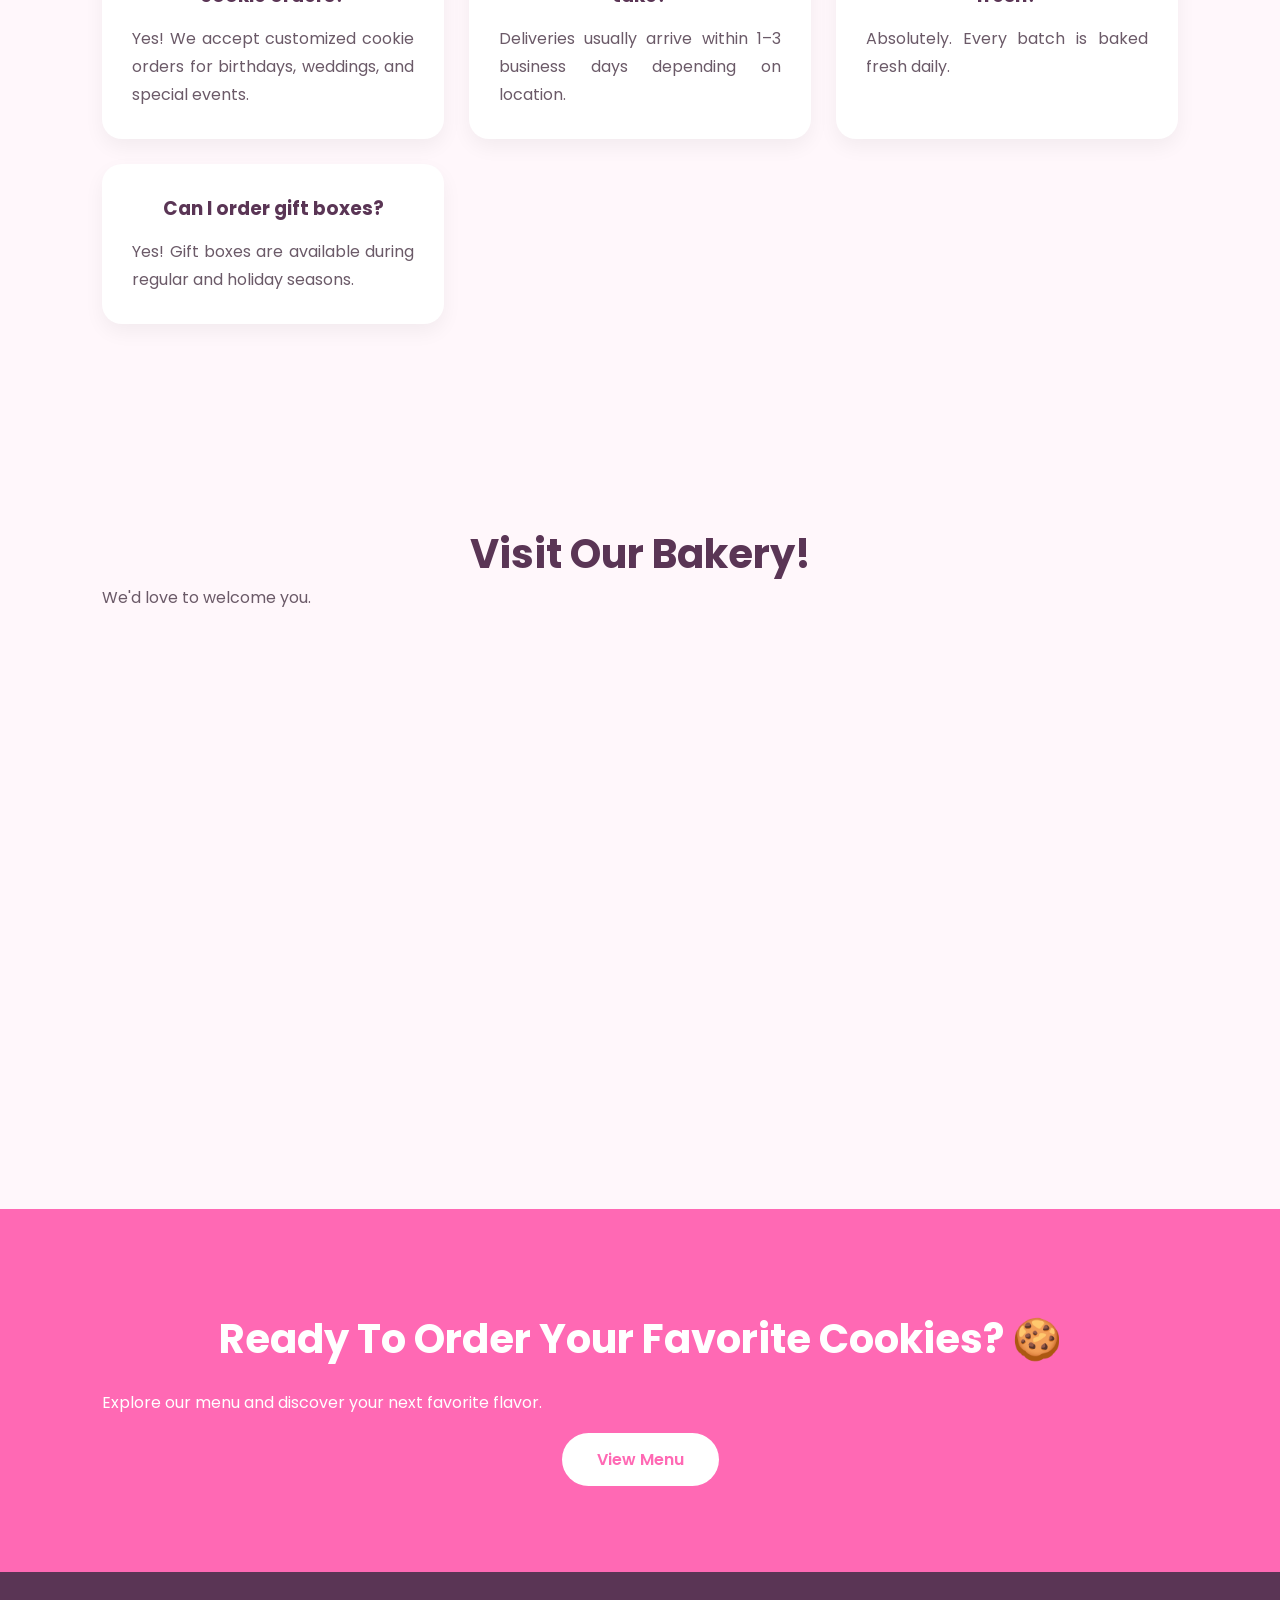
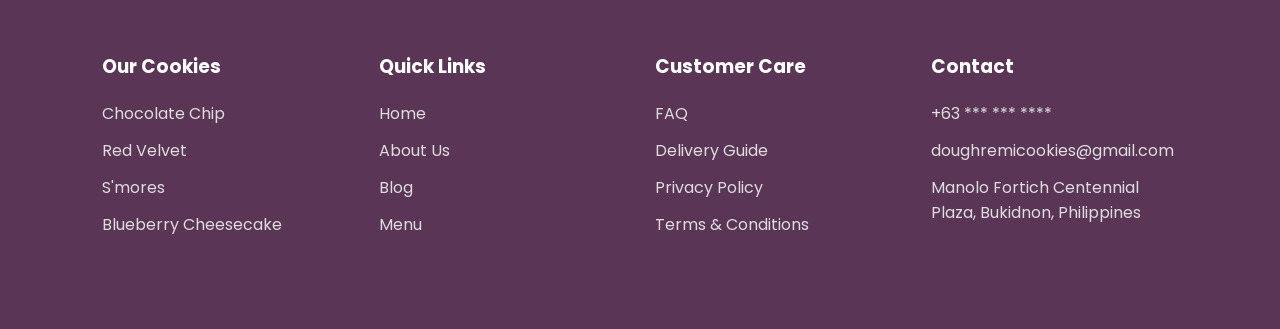
<file: criss contact.html>
<!DOCTYPE html>
<html lang="en">

<head>

    <meta charset="UTF-8">
    <meta name="viewport" content="width=device-width, initial-scale=1.0">

    <title>Contact Us | Dough-Re-Mi Cookies</title>

    <link rel="stylesheet" href="https://cdnjs.cloudflare.com/ajax/libs/font-awesome/6.1.1/css/all.min.css">
    <link rel="stylesheet" href="criss style.css">

    <script src="https://code.jquery.com/jquery-3.6.0.min.js"></script>

</head>

<body>

<!-- ==================== NAVIGATION ==================== -->

<header>

    <nav>

        <img src="img/logo.jpg" class="logo" alt="">

        <div class="navigation">

            <ul>

                <i id="menu-close" class="fas fa-times"></i>

                <li><a href="index.html">Home</a></li>
                <li><a href="criss about us.html">About Us</a></li>
                <li><a href="criss blog.html">Blog</a></li>
                <li><a href="criss menu.html">Menu</a></li>
                <li><a href="criss contact.html" class="active">Contact</a></li>

            </ul>

            <i id="menu-btn" class="fas fa-bars"></i>

        </div>

    </nav>

</header>

<!-- ==================== PAGE HEADER ==================== -->

<section id="page-header">

    <h1>Contact Dough-Re-Mi Cookies 🍪</h1>

    <p>
        We'd love to hear from you! Reach out for inquiries,
        orders, feedback, and collaborations.
    </p>

</section>

<!-- ==================== CONTACT SECTION ==================== -->

<section id="contact-section">

    <div class="contact-container">

        <!-- LEFT SIDE -->

        <div class="contact-info">

            <h2>Get In Touch</h2>

            <p>
                Have questions about our cookies, custom orders,
                or delivery services? Contact us anytime.
            </p>

            <div class="contact-box">

                <i class="fas fa-location-dot"></i>

                <div>

                    <h4>Address</h4>

                    <p>
                        Manolo Fortich Centennial Plaza
                    </p>

                </div>

            </div>

            <div class="contact-box">

                <i class="fas fa-phone"></i>

                <div>

                    <h4>Phone Number</h4>

                    <p>
                        +63 *** *** ****
                    </p>

                </div>

            </div>

            <div class="contact-box">

                <i class="fas fa-envelope"></i>

                <div>

                    <h4>Email Address</h4>

                    <p>
                        doughremicookies@gmail.com
                    </p>

                </div>

            </div>

            <div class="contact-box">

                <i class="fas fa-clock"></i>

                <div>

                    <h4>Business Hours</h4>

                    <p>
                        Monday - Saturday
                        <br>
                        6:00 AM - 8:00 PM
                    </p>

                </div>

            </div>

            <div class="social-links">

                <h4>Follow Us</h4>

                <a href="#"><i class="fab fa-facebook-f"></i></a>
                <a href="#"><i class="fab fa-instagram"></i></a>
                <a href="#"><i class="fab fa-tiktok"></i></a>

            </div>

        </div>

        <!-- RIGHT SIDE -->

        <div class="contact-form">

            <h2>Send A Message</h2>

            <form>

                <input type="text"
                placeholder="Full Name"
                required>

                <input type="email"
                placeholder="Email Address"
                required>

                <input type="text"
                placeholder="Phone Number">

                <input type="text"
                placeholder="Subject">

                <textarea
                rows="6"
                placeholder="Type your message here..."
                required></textarea>

                <button type="submit">

                    Send Message

                </button>

            </form>

        </div>

    </div>

</section>

<!-- ==================== FAQ ==================== -->

<section id="faq-section">

    <h1>Frequently Asked Questions</h1>

    <p>
        Quick answers to common questions.
    </p>

    <div class="faq-container">

        <div class="faq-card">

            <h3>
                Do you accept custom cookie orders?
            </h3>

            <p>
                Yes! We accept customized cookie orders
                for birthdays, weddings, and special events.
            </p>

        </div>

        <div class="faq-card">

            <h3>
                How long does delivery take?
            </h3>

            <p>
                Deliveries usually arrive within
                1–3 business days depending on location.
            </p>

        </div>

        <div class="faq-card">

            <h3>
                Are your cookies baked fresh?
            </h3>

            <p>
                Absolutely. Every batch is baked fresh daily.
            </p>

        </div>

        <div class="faq-card">

            <h3>
                Can I order gift boxes?
            </h3>

            <p>
                Yes! Gift boxes are available
                during regular and holiday seasons.
            </p>

        </div>

    </div>

</section>

<!-- ==================== MAP SECTION ==================== -->

<section id="map-section">

    <h1>Visit Our Bakery!</h1>

    <p>
        We'd love to welcome you.
    </p>

    <div class="map-container">

        <iframe
		src="https://www.google.com/maps?q=Manolo+Fortich+Plaza,+Bukidnon,+Philippines&output=embed"
		loading="lazy">
		</iframe>

    </div>

</section>

<!-- ==================== CTA ==================== -->

<section id="cta">

    <h1>Ready To Order Your Favorite Cookies? 🍪</h1>

    <p>
        Explore our menu and discover your next favorite flavor.
    </p>

    <a href="criss Menu.html">

        View Menu

    </a>

</section>

<!-- ==================== FOOTER ==================== -->

<footer>

    <div class="footer-col">

        <h3>Our Cookies</h3>

        <li>Chocolate Chip</li>
        <li>Red Velvet</li>
        <li>S'mores</li>
        <li>Blueberry Cheesecake</li>

    </div>

    <div class="footer-col">

        <h3>Quick Links</h3>

        <li>Home</li>
        <li>About Us</li>
        <li>Blog</li>
        <li>Menu</li>

    </div>

    <div class="footer-col">

        <h3>Customer Care</h3>

        <li>FAQ</li>
        <li>Delivery Guide</li>
        <li>Privacy Policy</li>
        <li>Terms & Conditions</li>

    </div>

    <div class="footer-col">

        <h3>Contact</h3>

        <li>+63 *** *** ****</li>
        <li>doughremicookies@gmail.com</li>
        <li>Manolo Fortich Centennial Plaza, Bukidnon, Philippines</li>

    </div>

</footer>

<script>

$('#menu-btn').click(function(){
    $('nav .navigation ul').addClass('active')
});

$('#menu-close').click(function(){
    $('nav .navigation ul').removeClass('active')
});

</script>

</body>
</html>
</file>
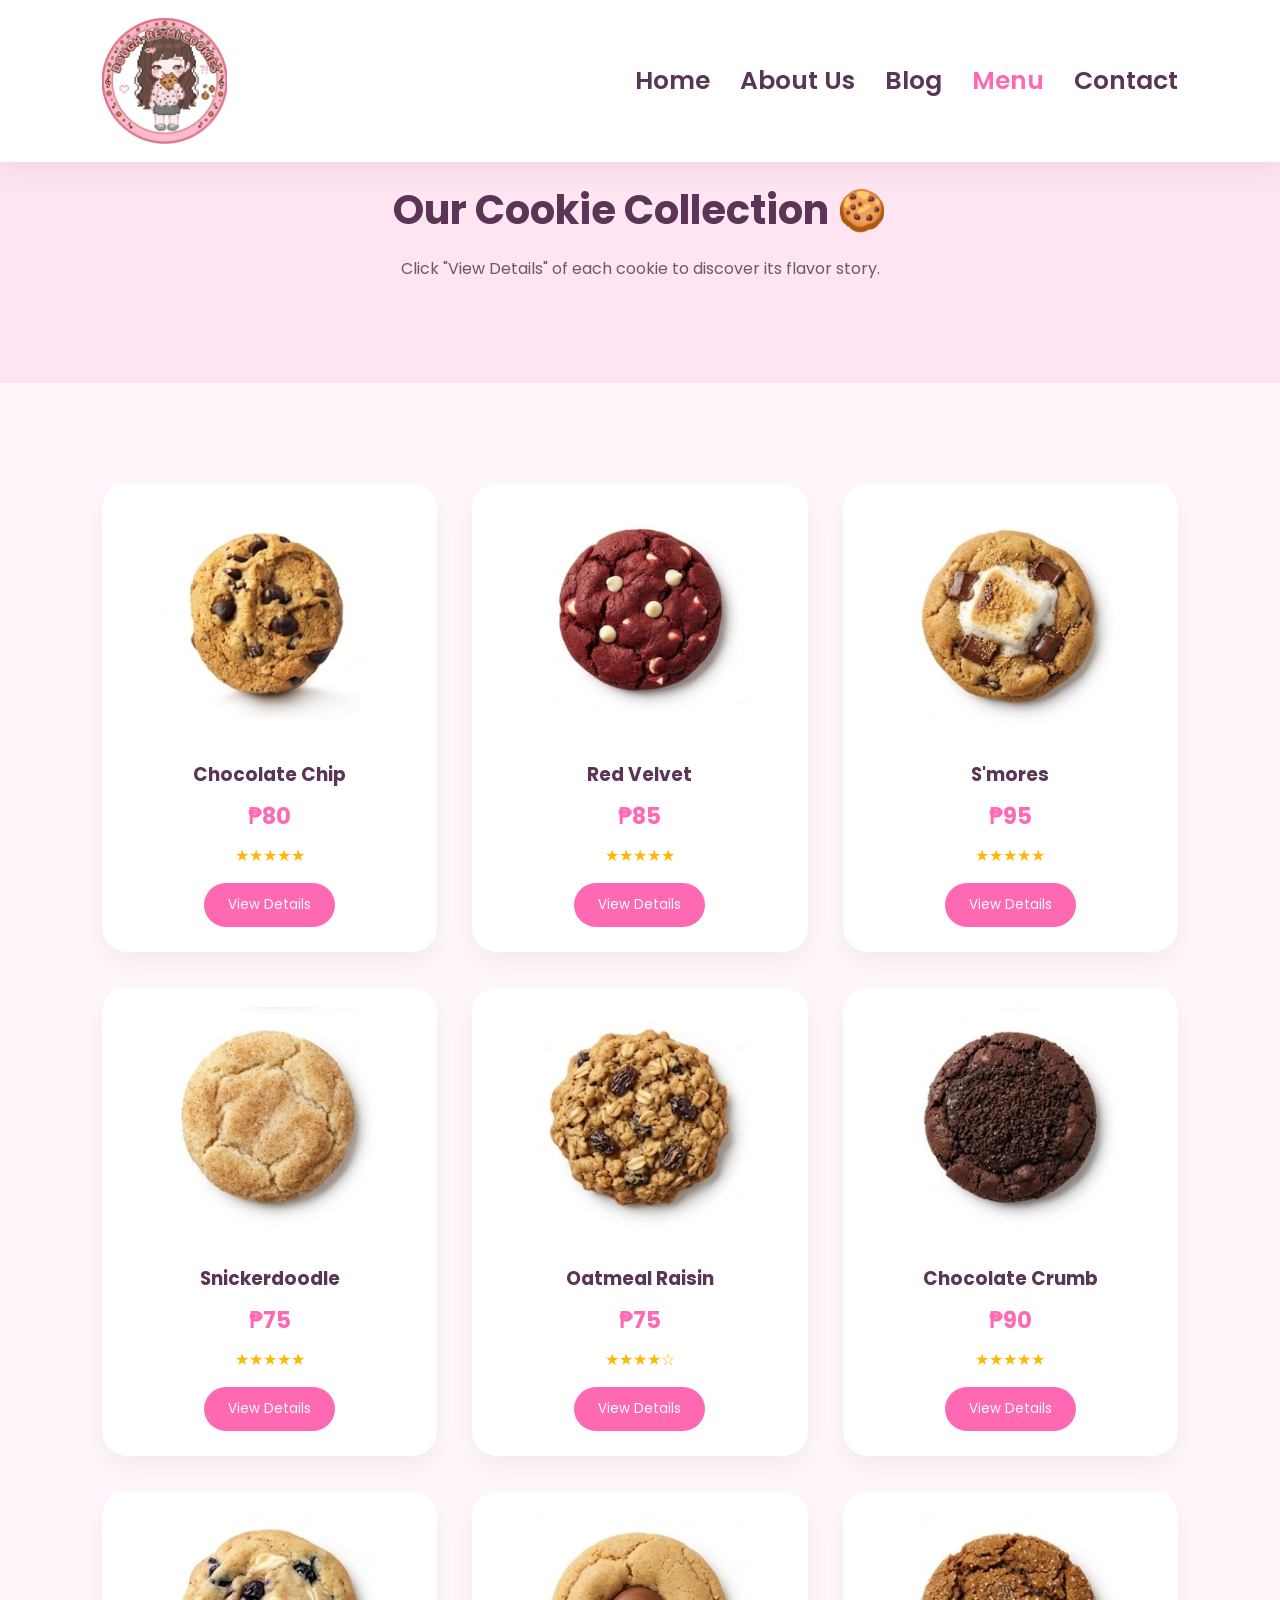
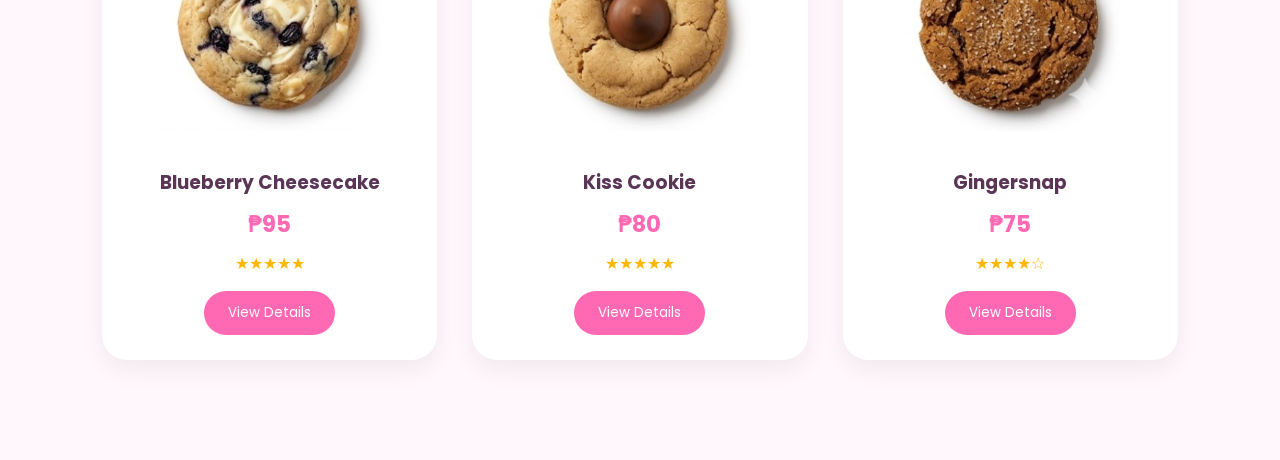
<file: criss menu.html>
<!DOCTYPE html>
<html lang="en">

<head>

    <meta charset="UTF-8">
    <meta name="viewport" content="width=device-width, initial-scale=1.0">

    <title>Menu | Dough-Re-Mi Cookies</title>

    <link rel="stylesheet" href="https://cdnjs.cloudflare.com/ajax/libs/font-awesome/6.1.1/css/all.min.css">
    <link rel="stylesheet" href="criss style.css">

</head>

<body>

<header>
    <nav>

        <img src="img/logo.jpg" class="logo" alt="">

        <div class="navigation">

            <ul>

                <i id="menu-close" class="fas fa-times"></i>

                <li><a href="index.html">Home</a></li>
                <li><a href="criss about us.html">About Us</a></li>
                <li><a href="criss blog.html">Blog</a></li>
                <li><a href="criss menu.html"class="active">Menu</a></li>
                <li><a href="criss contact.html">Contact</a></li>

            </ul>

        </div>

    </nav>
</header>

<section id="page-header">

    <h1>Our Cookie Collection 🍪</h1>

    <p>
        Click "View Details" of each cookie to discover its flavor story.
    </p>

</section>

<section id="menu-section">

    <div class="menu-grid">

        <!-- COOKIE 1 -->

        <div class="cookie-card">

            <img src="img/1.png" alt="">

            <h3>Chocolate Chip</h3>

            <div class="price">₱80</div>

            <div class="stars">
                ★★★★★
            </div>

            <button onclick="toggleInfo(this)">
                View Details
            </button>

            <div class="cookie-info">

                <h4>Flavor Notes</h4>

                <p>
                    Rich buttery dough loaded with premium chocolate chips.
                </p>

                <h4>Texture</h4>

                <p>
                    Crispy edges with a soft chewy center.
                </p>

                <h4>Allergens</h4>

                <p>
                    Dairy, Eggs, Wheat
                </p>

            </div>

        </div>

        <!-- COOKIE 2 -->

        <div class="cookie-card">

            <img src="img/2.png" alt="">

            <h3>Red Velvet</h3>

            <div class="price">₱85</div>

            <div class="stars">★★★★★</div>

            <button onclick="toggleInfo(this)">
                View Details
            </button>

            <div class="cookie-info">

                <h4>Flavor Notes</h4>

                <p>
                    Rich cocoa flavor with cream cheese sweetness.
                </p>

                <h4>Texture</h4>

                <p>
                    Thick and velvety soft.
                </p>

                <h4>Allergens</h4>

                <p>
                    Dairy, Eggs, Wheat
                </p>

            </div>

        </div>

        <!-- COOKIE 3 -->

<div class="cookie-card">

    <img src="img/3.png" alt="">

    <h3>S'mores</h3>

    <div class="price">₱95</div>

    <div class="stars">★★★★★</div>

    <button onclick="toggleInfo(this)">
        View Details
    </button>

    <div class="cookie-info">

        <h4>Flavor Notes</h4>

        <p>
            Gooey marshmallow, rich chocolate, and crunchy graham cracker blended into one delicious cookie.
        </p>

        <h4>Texture</h4>

        <p>
            Crisp golden edges with a soft, chewy center filled with melted marshmallow goodness.
        </p>

        <h4>Allergens</h4>

        <p>
            Dairy, Eggs, Wheat
        </p>

    </div>

</div>

        <!-- COOKIE 4 -->

<div class="cookie-card">

    <img src="img/4.png" alt="">

    <h3>Snickerdoodle</h3>

    <div class="price">₱75</div>

    <div class="stars">★★★★★</div>

    <button onclick="toggleInfo(this)">
        View Details
    </button>

    <div class="cookie-info">

        <h4>Flavor Notes</h4>

        <p>
            Classic cinnamon and sugar flavor with a hint of vanilla.
        </p>

        <h4>Texture</h4>

        <p>
            Soft, chewy, and lightly crisp on the outside.
        </p>

        <h4>Allergens</h4>

        <p>
            Dairy, Eggs, Wheat
        </p>

    </div>

</div>


        <!-- COOKIE 5 -->

<div class="cookie-card">

    <img src="img/5.png" alt="">

    <h3>Oatmeal Raisin</h3>

    <div class="price">₱75</div>

    <div class="stars">★★★★☆</div>

    <button onclick="toggleInfo(this)">
        View Details
    </button>

    <div class="cookie-info">

        <h4>Flavor Notes</h4>

        <p>
            Wholesome oats blended with sweet raisins and warm cinnamon.
        </p>

        <h4>Texture</h4>

        <p>
            Thick, chewy, and packed with hearty oats.
        </p>

        <h4>Allergens</h4>

        <p>
            Dairy, Eggs, Wheat
        </p>

    </div>

</div>

       <!-- COOKIE 6 -->

<div class="cookie-card">

    <img src="img/6.png" alt="">

    <h3>Chocolate Crumb</h3>

    <div class="price">₱90</div>

    <div class="stars">★★★★★</div>

    <button onclick="toggleInfo(this)">
        View Details
    </button>

    <div class="cookie-info">

        <h4>Flavor Notes</h4>

        <p>
            Rich chocolate cookie topped with crunchy chocolate crumbs.
        </p>

        <h4>Texture</h4>

        <p>
            Soft and fudgy with a crunchy crumb topping.
        </p>

        <h4>Allergens</h4>

        <p>
            Dairy, Eggs, Wheat
        </p>

    </div>

</div>

        <!-- COOKIE 7 -->

<div class="cookie-card">

    <img src="img/7.png" alt="">

    <h3>Blueberry Cheesecake</h3>

    <div class="price">₱95</div>

    <div class="stars">★★★★★</div>

    <button onclick="toggleInfo(this)">
        View Details
    </button>

    <div class="cookie-info">

        <h4>Flavor Notes</h4>

        <p>
            Creamy cheesecake filling with sweet blueberry swirls.
        </p>

        <h4>Texture</h4>

        <p>
            Soft cookie with a smooth cheesecake center.
        </p>

        <h4>Allergens</h4>

        <p>
            Dairy, Eggs, Wheat
        </p>

    </div>

</div>

        <!-- COOKIE 8 -->

<div class="cookie-card">

    <img src="img/8.png" alt="">

    <h3>Kiss Cookie</h3>

    <div class="price">₱80</div>

    <div class="stars">★★★★★</div>

    <button onclick="toggleInfo(this)">
        View Details
    </button>

    <div class="cookie-info">

        <h4>Flavor Notes</h4>

        <p>
            Sweet vanilla sugar cookie topped with a chocolate kiss.
        </p>

        <h4>Texture</h4>

        <p>
            Soft, buttery, and slightly crumbly.
        </p>

        <h4>Allergens</h4>

        <p>
            Dairy, Eggs, Wheat
        </p>

    </div>

</div>

        <!-- COOKIE 9 -->

<div class="cookie-card">

    <img src="img/9.png" alt="">

    <h3>Gingersnap</h3>

    <div class="price">₱75</div>

    <div class="stars">★★★★☆</div>

    <button onclick="toggleInfo(this)">
        View Details
    </button>

    <div class="cookie-info">

        <h4>Flavor Notes</h4>

        <p>
            Warm ginger, cinnamon, and molasses in every bite.
        </p>

        <h4>Texture</h4>

        <p>
            Crispy outside with a slightly chewy center.
        </p>

        <h4>Allergens</h4>

        <p>
            Dairy, Eggs, Wheat
        </p>

    </div>

</div>

    </div>

</section>

<script>

function toggleInfo(button){

    const info =
    button.nextElementSibling;

    info.classList.toggle("show");

}

</script>

</body>
</html>
</file>
<file: criss style.css>
/* ==========================================
   DOUGH-RE-MI COOKIES
   CRISS STYLE CSS.CSS
========================================== */

@import url('https://fonts.googleapis.com/css2?family=Poppins:wght@300;400;500;600;700;800&display=swap');

*{
    margin:0;
    padding:0;
    box-sizing:border-box;
    font-family:'Poppins',sans-serif;
}

html{
    scroll-behavior:smooth;
}

body{
    background:#fff7fb;
    overflow-x:hidden;
}

/* ==========================================
   GLOBAL
========================================== */

h1{
    font-size:2.5rem;
    font-weight:700;
    color:#5a3555;
}

span{
    font-size:.9rem;
    color:#ff69b4;
}

h6{
    font-size:1.1rem;
    color:#5a3555;
}

p{
    color:#6b5a68;
    line-height:28px;
    text-align: justify;
}

.section-title{
    text-align:center;
}

/* ==========================================
   NAVIGATION
========================================== */

nav{
    position:fixed;
    width:100%;
    background:#fff;
    display:flex;
    justify-content:space-between;
    align-items:center;
    padding:18px 8%;
    box-shadow:0 5px 25px rgba(0,0,0,.08);
    z-index:999;
}

.logo{
    width:125px;
    cursor:pointer;
}

nav .navigation{
    display:flex;
}

nav .navigation ul{
    display:flex;
    justify-content:flex-end;
    align-items:center;
}

nav .navigation ul li{
    list-style:none;
    margin-left:30px;
}

nav .navigation ul li a{
    text-decoration:none;
    color:#5a3555;
    font-size:25px;
    font-weight:600;
    transition:.3s ease;
}

nav .navigation ul li a:hover,
nav .navigation ul li a.active{
    color:#ff69b4;
}

#menu-btn{
    width:30px;
    display:none;
}

#menu-close{
    display:none;
}

/* ==========================================
   HERO SECTION
========================================== */

#home{
    min-height:100vh;
    width:100%;
    display:flex;
    align-items:center;
    justify-content:space-between;
    padding:120px 8% 80px;
    background:linear-gradient(
        rgba(255,240,247,.9),
        #fff0f7e6
    );
}

.home-text{
    width:50%;
}

.home-text h2{
    font-size:4rem;
    color:#5a3555;
    margin-bottom:20px;
    line-height:1.2;
}

.home-text p{
    font-size:1.1rem;
    margin-bottom:35px;
}

.home-image{
    width:45%;
    text-align:center;
}

.home-image img{
    width:90%;
    animation:float 4s ease-in-out infinite;
}

@keyframes float{
    0%{
        transform:translateY(0);
    }
    50%{
        transform:translateY(-20px);
    }
    100%{
        transform:translateY(0);
    }
}

.btn{
    margin-top:20px;
}

.btn a{
    text-decoration:none;
    padding:14px 30px;
    border-radius:50px;
    font-weight:600;
    transition:.3s;
}

.blue{
    background:#5a3555;
    color:#fff;
}

.yellow{
    background:#ff69b4;
    color:#fff;
}

.blue:hover{
    background:#dda4d5;
}

.yellow:hover{
    background:#ff97cb;
}

/* ==========================================
   FOUNDER WELCOME
========================================== */

#welcome{
    padding:100px 8%;
}

.welcome-container{
    display:flex;
    align-items:center;
    gap:60px;
}

.welcome-image{
    width:40%;
}

.welcome-image img{
    width:90%;
    border-radius:25px;
}

.welcome-text{
    width:60%;
}

.welcome-text h1{
    margin-bottom:20px;
}

/* ==========================================
   FEATURES
========================================== */

#features{
    padding:100px 8%;
    text-align:center;
}

#features h1{
    margin-bottom:10px;
}

.fea-base{
    display:grid;
    grid-template-columns:repeat(auto-fit,minmax(280px,1fr));
    gap:30px;
    margin-top:50px;
}

.fea-box{
    background:#fff;
    padding:40px 25px;
    border-radius:25px;
    text-align:left;
    transition:.4s;
    box-shadow:0 10px 30px rgba(0,0,0,.05);
}

.fea-box:hover{
    transform:translateY(-12px);
    box-shadow:0 15px 40px rgba(255,105,180,.25);
}

.fea-box i{
    font-size:2rem;
    color:#ff69b4;
    margin-bottom:20px;
}

.fea-box h3{
    margin-bottom:10px;
    color:#5a3555;
}

/* ==========================================
   BEST SELLERS
========================================== */

#course{
    padding:100px 8%;
    text-align:center;
}

.course-box{
    display:grid;
    grid-template-columns:repeat(auto-fit,minmax(320px,1fr));
    gap:35px;
    margin-top:50px;
}

.courses{
    background:#fff;
    border-radius:25px;
    overflow:hidden;
    position:relative;
    transition:.4s;
    box-shadow:0 10px 25px rgba(0,0,0,.06);
}

.courses:hover{
    transform:translateY(-10px);
    box-shadow:0 15px 35px rgba(255,105,180,.25);
}

.courses img{
    width:100%;
    height:250px;
    object-fit:contain;
    background:#fff;
    padding:20px;
}

.details{
    padding:20px;
    text-align:left;
}

.star{
    color:#ffb703;
    margin-top:10px;
}

.cost{
    position:absolute;
    right:15px;
    bottom:15px;
    background:#ff69b4;
    color:#fff;
    width:70px;
    height:70px;
    border-radius:50%;
    display:flex;
    align-items:center;
    justify-content:center;
    font-weight:700;
}

/* ==========================================
   WHAT'S BAKING
========================================== */

#registration{
    padding:100px 8%;
    display:flex;
    justify-content:space-between;
    align-items:flex-start;
    gap:60px;
    background:#ffe4f1;
}

.reminder{
    width:55%;
}

.reminder h1{
    margin:15px 0 30px;
}

.time{
    display:grid;
    grid-template-columns:repeat(2,1fr);
    gap:25px;
}

.date-card{
    background:#fff;
    border-radius:22px;
    overflow:hidden;
    box-shadow:0 10px 25px rgba(0,0,0,.08);
    transition:.35s;
}

.date-card:hover{
    transform:translateY(-8px);
    box-shadow:0 18px 35px rgba(255,105,180,.25);
}

.date{
    list-style:none;
    cursor:pointer;
    padding:30px 20px;
    text-align:center;
    transition:.35s;
}

.date::-webkit-details-marker{
    display:none;
}

.date:hover{
    background:#ff69b4;
}

.date:hover h4{
    color:#fff;
}

.date-card[open] .date{
    background:#ff69b4;
}

.date-card[open] h4{
    color:#fff;
}

.emoji{
    display:block;
    font-size:30px;
    margin-bottom:12px;
    transition:.3s;
}

.date:hover .emoji{
    transform:scale(1.2);
}

.date h4{
    color:#5a3555;
    font-size:1.25rem;
}

.news-info{
    padding:20px;
    background:#fff7fb;
    border-top:1px solid #f4d7e8;
}

.news-info p{
    color:#6b5a68;
    line-height:28px;
}

/* RIGHT SIDE FORM */

.form{
    width:40%;
    background:#fff;
    padding:45px;
    border-radius:30px;
    box-shadow:0 12px 35px rgba(0,0,0,.08);
}

.form h3{
    font-size:2rem;
    color:#5a3555;
    margin-bottom:30px;
}

.form input{
    width:100%;
    padding:18px;
    margin-bottom:18px;
    border:none;
    outline:none;
    background:#f5f5f5;
    border-radius:15px;
    font-size:1rem;
}

.form .btn{
    margin-top:10px;
}

.form .btn a{
    display:inline-block;
    text-decoration:none;
    padding:16px 38px;
    border-radius:50px;
}
/* ==========================================
   REVIEWS
========================================== */

#experts{
    padding:100px 8%;
    text-align:center;
}

.expert-box{
    display:grid;
    grid-template-columns:repeat(auto-fit,minmax(250px,1fr));
    gap:25px;
    margin-top:50px;
}

.profile{
    background:#fff;
    padding:30px;
    border-radius:25px;
    transition:.4s;
    box-shadow:0 10px 30px rgba(0,0,0,.05);
}

.profile:hover{
    transform:translateY(-10px);
    box-shadow:0 15px 35px rgba(255,105,180,.25);
}

.profile img{
    width:100px;
    height:100px;
    border-radius:50%;
    object-fit:cover;
    margin-bottom:15px;
}

.profile h6{
    margin-bottom:10px;
}

/* ==========================================
   CTA
========================================== */

#cta{
    text-align:center;
    padding:100px 8%;
    background:#ff69b4;
    color:#fff;
}

#cta h1{
    color:#fff;
    margin-bottom:20px;
}

#cta p{
    color:#fff;
    margin-bottom:30px;
}

#cta a{
    text-decoration:none;
    background:#fff;
    color:#ff69b4;
    padding:15px 35px;
    border-radius:50px;
    font-weight:600;
}

/* ==========================================
   FOOTER
========================================== */

footer{
    padding:80px 8%;
    background:#5a3555;
    display:grid;
    grid-template-columns:repeat(auto-fit,minmax(220px,1fr));
    gap:30px;
}

.footer-col h3{
    color:#fff;
    margin-bottom:20px;
}

.footer-col li{
    list-style:none;
    color:#ddd;
    margin-bottom:12px;
    cursor:pointer;
    transition:.3s;
}

.footer-col li:hover{
    color:#ff69b4;
}

.footer-col p{
    color:#ddd;
}

.subscribe{
    margin-top:15px;
}

.subscribe input{
    width:100%;
    padding:12px;
    border:none;
    border-radius:10px;
    margin-bottom:10px;
}

.subscribe a{
    display:inline-block;
    text-decoration:none;
    padding:12px 20px;
    border-radius:10px;
}

/* ==========================================
   MOBILE
========================================== */

@media(max-width:769px){

    #menu-btn{
        display:block;
    }

    #menu-close{
        display:block;
        font-size:1.6rem;
        color:#fff;
        padding:20px;
    }

    nav .navigation ul{
        position:absolute;
        top:0;
        right:-250px;
        width:250px;
        height:100vh;
        background:#ff69b4;
        flex-direction:column;
        align-items:flex-start;
        padding-top:70px;
        transition:.3s;
    }

    nav .navigation ul.active{
        right:0;
    }

    nav .navigation ul li{
        margin:20px;
    }

    nav .navigation ul li a{
        color:#fff;
    }

    #home{
        flex-direction:column;
        text-align:center;
    }

    .home-text,
    .home-image,
    .welcome-image,
    .welcome-text,
    .reminder,
    .form{
        width:100%;
    }

    .home-text h2{
        font-size:2.5rem;
    }

    .welcome-container{
        flex-direction:column;
    }

    #registration{
        flex-direction:column;
        gap:40px;
    }
}

/* ==========================================
   ABOUT PAGE
========================================== */

#page-header{
    padding:180px 8% 100px;
    text-align:center;
    background:#ffe4f1;
}

#page-header h1{
    margin-bottom:15px;
}

#page-header p{
    text-align: center;
}

#about-story{
    padding:100px 8%;
    text-align:center;
}

.about-container{
    display:flex;
    align-items:center;
    gap:60px;
}

.about-image{
    width:45%;
}

.about-image img{
    width:100%;
    border-radius:25px;
}

.about-text{
    width:55%;
}

/* ==========================================
   MISSION & VISION
========================================== */

#mission-vision{
    padding:100px 8%;
    text-align:center;
}

.mv-container{
    display:grid;
    grid-template-columns:repeat(auto-fit,minmax(300px,1fr));
    gap:30px;
    margin-top:50px;
}

.mv-card{
    background:#fff;
    padding:40px;
    border-radius:25px;
    text-align:center;
    transition:.4s;
    box-shadow:0 10px 30px rgba(0,0,0,.05);
}

.mv-card:hover{
    transform:translateY(-12px);
    box-shadow:0 15px 40px rgba(255,105,180,.25);
}

.mv-card i{
    font-size:2rem;
    color:#ff69b4;
    margin-bottom:20px;
}

.mv-card h2{
    color:#5a3555;
    margin-bottom:15px;
}

.mv-card p{
    line-height:28px;
}

/* ==========================================
   KITCHEN PROCESS
========================================== */

#process{
    padding:100px 8%;
    text-align:center;
}

.process-container{
    display:grid;
    grid-template-columns:repeat(auto-fit,minmax(250px,1fr));
    gap:25px;
    margin-top:50px;
}

.process-card{
    background:#fff;
    padding:35px 25px;
    border-radius:25px;
    transition:.4s;
    box-shadow:0 10px 30px rgba(0,0,0,.05);
}

.process-card:hover{
    transform:translateY(-12px);
    box-shadow:0 15px 40px rgba(255,105,180,.25);
}

.process-card i{
    font-size:2rem;
    color:#ff69b4;
    margin-bottom:20px;
}

.process-card h3{
    color:#5a3555;
    margin-bottom:12px;
}

.process-card p{
    line-height:28px;
}

/* ==========================================
   OUR JOURNEY
========================================== */

#milestones{
    padding:100px 8%;
    text-align:center;
}

.milestone-container{
    display:grid;
    grid-template-columns:repeat(auto-fit,minmax(250px,1fr));
    gap:25px;
    margin-top:50px;
}

.milestone-card{
    background:#fff;
    padding:35px 25px;
    border-radius:25px;
    transition:.4s;
    box-shadow:0 10px 30px rgba(0,0,0,.05);
}

.milestone-card:hover{
    transform:translateY(-12px);
    box-shadow:0 15px 40px rgba(255,105,180,.25);
}

.milestone-card h2{
    color:#ff69b4;
    margin-bottom:15px;
    font-size:2rem;
}

.milestone-card p{
    line-height:28px;
}

/* ================= BLOG PAGE ================= */

#blog-section{
    padding:100px 8%;
    text-align:center;
}

.blog-container{
    display:grid;
    grid-template-columns:repeat(auto-fit,minmax(320px,1fr));
    gap:30px;
    margin-top:50px;
}

.blog-card{
    background:#fff;
    border-radius:25px;
    overflow:hidden;
    transition:.4s;
    box-shadow:0 10px 25px rgba(0,0,0,.06);
}

.blog-card:hover{
    transform:translateY(-10px);
    box-shadow:0 15px 35px rgba(255,105,180,.25);
}

.blog-card img{
    width:100%;
    height:250px;
    object-fit:cover;
}

.blog-content{
    padding:25px;
    text-align:left;
}

.blog-content span{
    color:#ff69b4;
    font-weight:600;
}

.blog-content h3{
    margin:15px 0;
    color:#5a3555;
}

.blog-content a{
    display:inline-block;
    margin-top:15px;
    color:#ff69b4;
    font-weight:600;
    text-decoration:none;
}

/* FEATURED BLOG */

#featured-blog{
    padding:100px 8%;
}

.featured-container{
    display:flex;
    align-items:center;
    gap:50px;
    background:white;
    border-radius:30px;
    padding:40px;
    box-shadow:0 10px 25px rgba(0,0,0,.06);
}

.featured-image{
    width:45%;
}

.featured-image img{
    width:100%;
    border-radius:20px;
}

.featured-text{
    width:55%;
}

.featured-text h1{
    margin:15px 0;
}

.featured-text a{
    display:inline-block;
    margin-top:20px;
    padding:14px 28px;
    background:#ff69b4;
    color:white;
    text-decoration:none;
    border-radius:50px;
}

@media(max-width:769px){

    .featured-container{
        flex-direction:column;
    }

    .featured-image,
    .featured-text{
        width:100%;
    }

}

/* MENU PAGE */

#menu-section{
    padding:100px 8%;
}

.menu-grid{
    display:grid;
    grid-template-columns:repeat(auto-fit,minmax(320px,1fr));
    gap:35px;
}

.cookie-card{
    background:white;
    border-radius:25px;
    overflow:hidden;
    text-align:center;
    padding-bottom:25px;
    transition:.4s;
    box-shadow:0 10px 25px rgba(0,0,0,.06);
}

.cookie-card:hover{
    transform:translateY(-12px);
    box-shadow:0 15px 40px rgba(255,105,180,.25);
}

.cookie-card img{
    width:100%;
    height:260px;
    object-fit:contain;
    padding:20px;
}

.cookie-card h3{
    color:#5a3555;
    margin-top:10px;
}

.price{
    color:#ff69b4;
    font-size:1.4rem;
    font-weight:700;
    margin:10px 0;
}

.stars{
    color:#ffb703;
}

.cookie-card button{
    margin-top:15px;
    border:none;
    background:#ff69b4;
    color:white;
    padding:12px 24px;
    border-radius:30px;
    cursor:pointer;
}

.cookie-info{
    display:none;
    padding:20px;
    text-align:left;
}

.cookie-info.show{
    display:block;
    animation:fade .4s ease;
}

@keyframes fade{

    from{
        opacity:0;
        transform:translateY(-10px);
    }

    to{
        opacity:1;
        transform:translateY(0);
    }

}

/* ================= CONTACT PAGE ================= */

#contact-section{
    padding:100px 8%;
}

.contact-container{
    display:flex;
    gap:40px;
    align-items:flex-start;
}

.contact-info{
    flex:1;
}

.contact-info h2{
    color:#5a3555;
    margin-bottom:20px;
}

.contact-box{
    display:flex;
    gap:20px;
    margin-top:25px;
    background:white;
    padding:20px;
    border-radius:20px;
    box-shadow:0 8px 20px rgba(0,0,0,.05);
}

.contact-box i{
    color:#ff69b4;
    font-size:1.5rem;
}

.social-links{
    margin-top:30px;
}

.social-links a{
    display:inline-flex;
    width:45px;
    height:45px;
    justify-content:center;
    align-items:center;
    background:#ff69b4;
    color:white;
    border-radius:50%;
    margin-right:10px;
    text-decoration:none;
}

.contact-form{
    flex:1;
    background:white;
    padding:35px;
    border-radius:25px;
    box-shadow:0 10px 25px rgba(0,0,0,.08);
}

.contact-form h2{
    margin-bottom:20px;
    color:#5a3555;
}

.contact-form input,
.contact-form textarea{
    width:100%;
    padding:15px;
    margin-bottom:15px;
    border:none;
    background:#f5f5f5;
    border-radius:12px;
}

.contact-form button{
    background:#ff69b4;
    color:white;
    border:none;
    padding:14px 28px;
    border-radius:30px;
    cursor:pointer;
    font-weight:600;
}

/* FAQ */

#faq-section{
    padding:100px 8%;
    text-align:center;
}

.faq-container{
    display:grid;
    grid-template-columns:repeat(auto-fit,minmax(280px,1fr));
    gap:25px;
    margin-top:40px;
}

.faq-card{
    background:white;
    padding:30px;
    border-radius:20px;
    box-shadow:0 8px 20px rgba(0,0,0,.05);
}

.faq-card h3{
    margin-bottom:15px;
    color:#5a3555;
}

/* MAP */

#map-section{
    padding:100px 8%;
    text-align:center;
}

.map-container{
    margin-top:40px;
}

.map-container iframe{
    width:100%;
    height:450px;
    border:none;
    border-radius:25px;
}

/* MOBILE */

@media(max-width:769px){

    .contact-container{
        flex-direction:column;
    }

}
</file>
